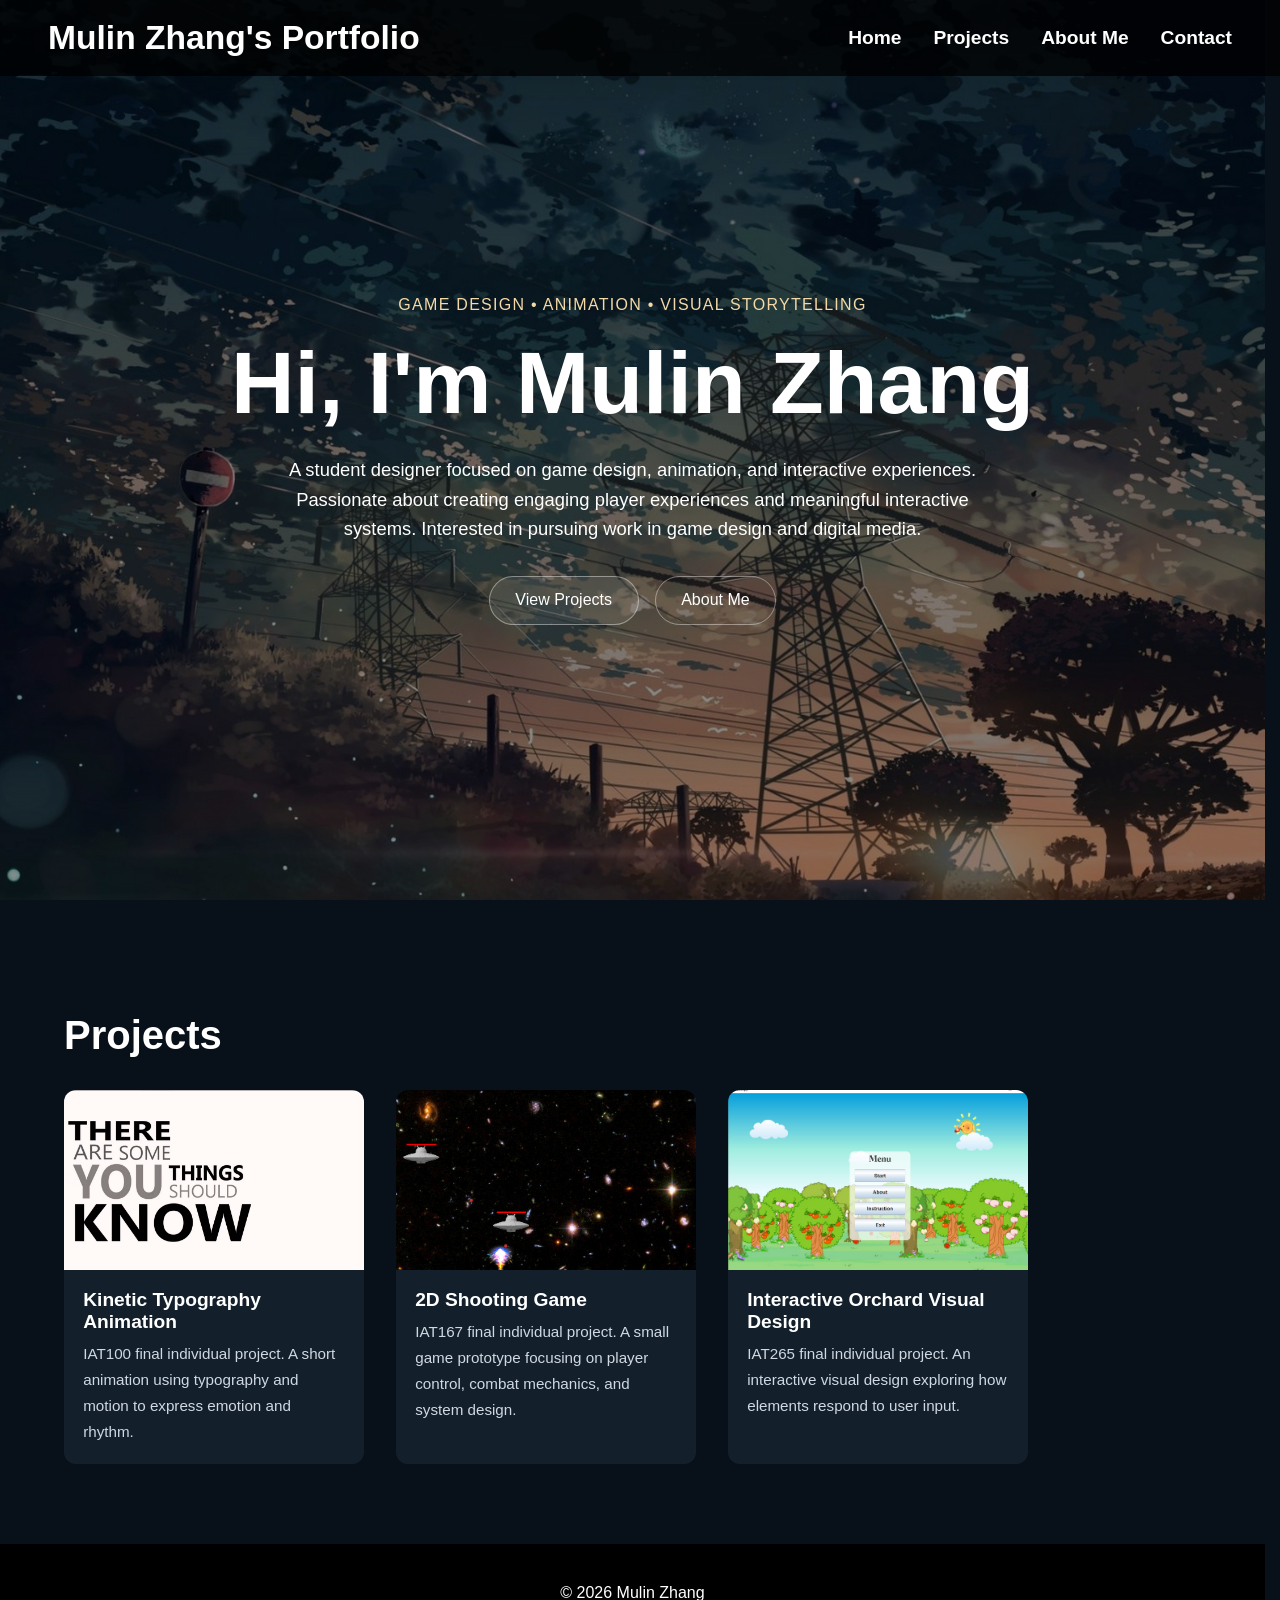
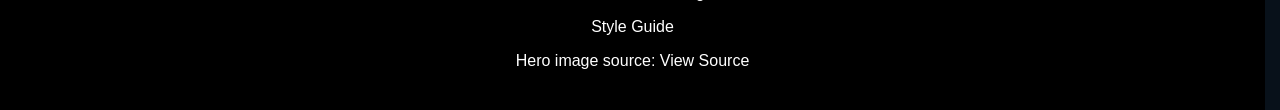
<file: index.html>
<!DOCTYPE html>
<html lang="en">
<head>
    <meta charset="UTF-8">
    <meta name="viewport" content="width=device-width, initial-scale=1.0">
    <title>Mulin Zhang's Website</title>
    <link rel="stylesheet" href="css/style.css">
</head>

<body class="home-page">
    <header>
        <div class="header-container">
            <h1>Mulin Zhang's Portfolio</h1>
            <nav>
                <ul>
                    <li><a href="index.html">Home</a></li>
                    <li><a href="templates/projects.html">Projects</a></li>
                    <li><a href="templates/about.html">About Me</a></li>
                    <li><a href="templates/contact.html">Contact</a></li>
                </ul>
            </nav>
        </div>
    </header>

    <main>
        <section class="first" id="top">
            <div class="hero-text">
                <p class="intro-line">Game Design • Animation • Visual Storytelling</p>
                <h2>Hi, I'm Mulin Zhang</h2>
                <p class="hero-description">
                    A student designer focused on game design, animation, and interactive experiences.
                    Passionate about creating engaging player experiences and meaningful interactive systems.
                    Interested in pursuing work in game design and digital media.
                </p>
                <div class="hero-buttons">
                    <a href="templates/projects.html" class="hero-btn">View Projects</a>
                    <a href="templates/about.html" class="hero-btn secondary-btn">About Me</a>
                </div>
            </div>
        </section>

        <section id="projects">
            <h2>Projects</h2>

            <div class="projects-grid">
                <a href="templates/project-kinetic.html" class="project-card">
                    <div class="project-image">
                        <img src="images/project1-thumbnail.png" alt="Kinetic Typography Animation">
                    </div>
                    <div class="project-content">
                        <h3>Kinetic Typography Animation</h3>
                        <p>
                            IAT100 final individual project. A short animation using typography
                            and motion to express emotion and rhythm.
                        </p>
                    </div>
                </a>

                <a href="templates/project-game.html" class="project-card">
                    <div class="project-image">
                        <img src="images/game_screenshot.png" alt="2D Shooting Game">
                    </div>
                    <div class="project-content">
                        <h3>2D Shooting Game</h3>
                        <p>
                            IAT167 final individual project. A small game prototype focusing on
                            player control, combat mechanics, and system design.
                        </p>
                    </div>
                </a>

                <a href="templates/project-orchard.html" class="project-card">
                    <div class="project-image">
                        <img src="images/project3_home.png" alt="Interactive Orchard Visual Design">
                    </div>
                    <div class="project-content">
                        <h3>Interactive Orchard Visual Design</h3>
                        <p>
                            IAT265 final individual project. An interactive visual design exploring
                            how elements respond to user input.
                        </p>
                    </div>
                </a>
            </div>
        </section>

    </main>

    <footer>
        <p>© 2026 Mulin Zhang</p>
        <p>
            <a href="templates/style-guide.html">Style Guide</a>
        </p>
        <p>
            Hero image source:
            <a href="https://www.reddit.com/r/wallpaper/comments/ircs26/5_centimeters_per_second_2560x1440/?tl=zh-hans" target="_blank">
                View Source
            </a>
        </p>
    </footer>
</body>
</html>
</file>
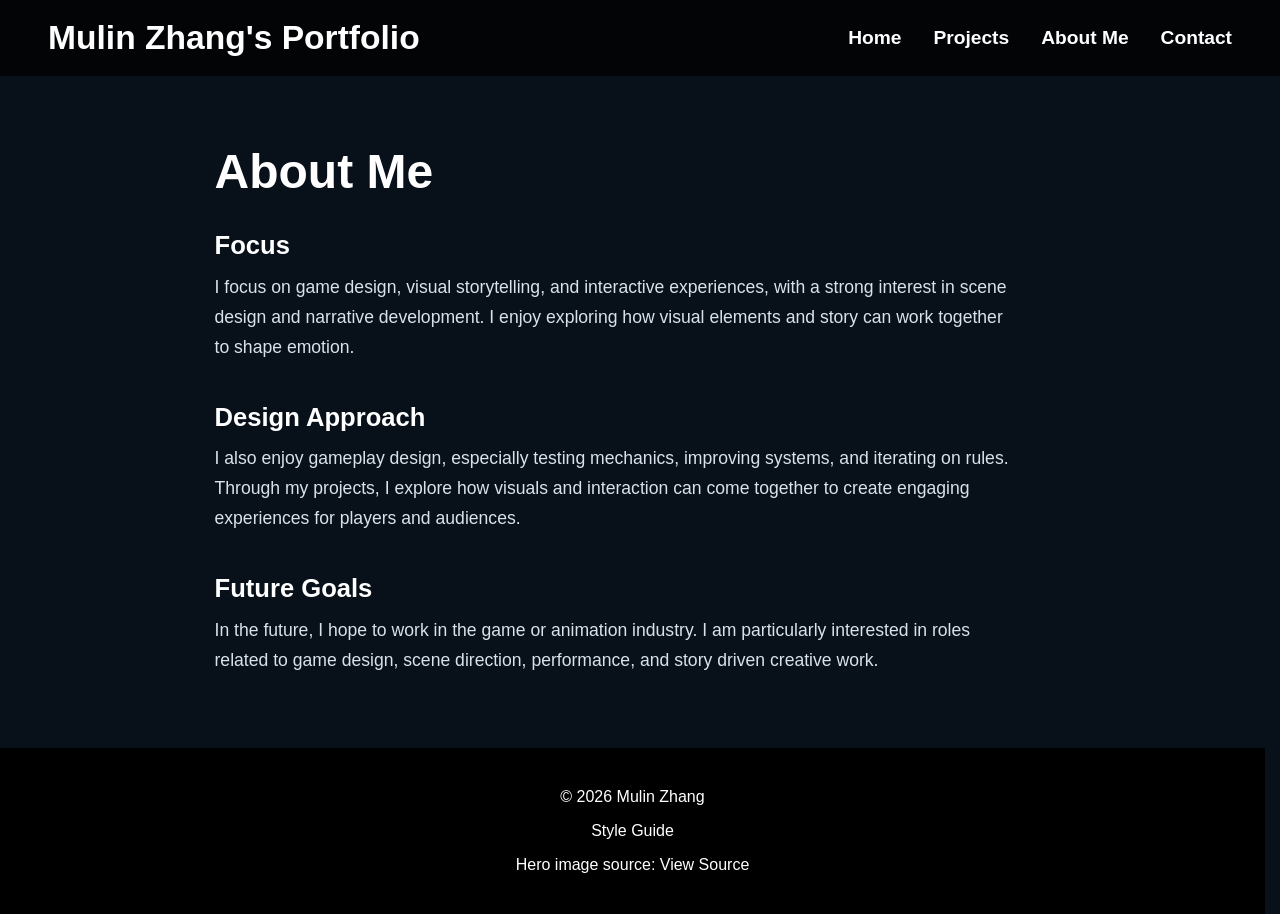
<file: templates/about.html>
<!DOCTYPE html>
<html lang="en">
<head>
    <meta charset="UTF-8">
    <meta name="viewport" content="width=device-width, initial-scale=1.0">
    <title>About Me | Mulin Zhang</title>
    <link rel="stylesheet" href="../css/style.css">
</head>

<body>

<header>
    <div class="header-container">
        <h1>Mulin Zhang's Portfolio</h1>
        <nav>
            <ul>
                <li><a href="../index.html">Home</a></li>
                <li><a href="projects.html">Projects</a></li>
                <li><a href="about.html">About Me</a></li>
                <li><a href="contact.html">Contact</a></li>
            </ul>
        </nav>
    </div>
</header>

<main>
    <div class="container">

        <section class="project-header">
            <h2>About Me</h2>
        </section>

        <section class="project-section">

            <h3>Focus</h3>
            <p>
                I focus on game design, visual storytelling, and interactive experiences, with a strong interest in scene design and narrative development. 
                I enjoy exploring how visual elements and story can work together to shape emotion.
            </p>

            <h3>Design Approach</h3>
            <p>
                I also enjoy gameplay design, especially testing mechanics, improving systems, and iterating on rules. 
                Through my projects, I explore how visuals and interaction can come together to create engaging experiences for players and audiences.
            </p>

            <h3>Future Goals</h3>
            <p>
                In the future, I hope to work in the game or animation industry. 
                I am particularly interested in roles related to game design, scene direction, performance, and story driven creative work.
            </p>

        </section>

    </div>
</main>

<footer>
    <p>© 2026 Mulin Zhang</p>
    <p>
        <a href="style-guide.html">Style Guide</a>
    </p>
    <p>
        Hero image source:
        <a href="https://www.reddit.com/r/wallpaper/comments/ircs26/5_centimeters_per_second_2560x1440/?tl=zh-hans" target="_blank">
            View Source
        </a>
    </p>
</footer>

</body>
</html>
</file>
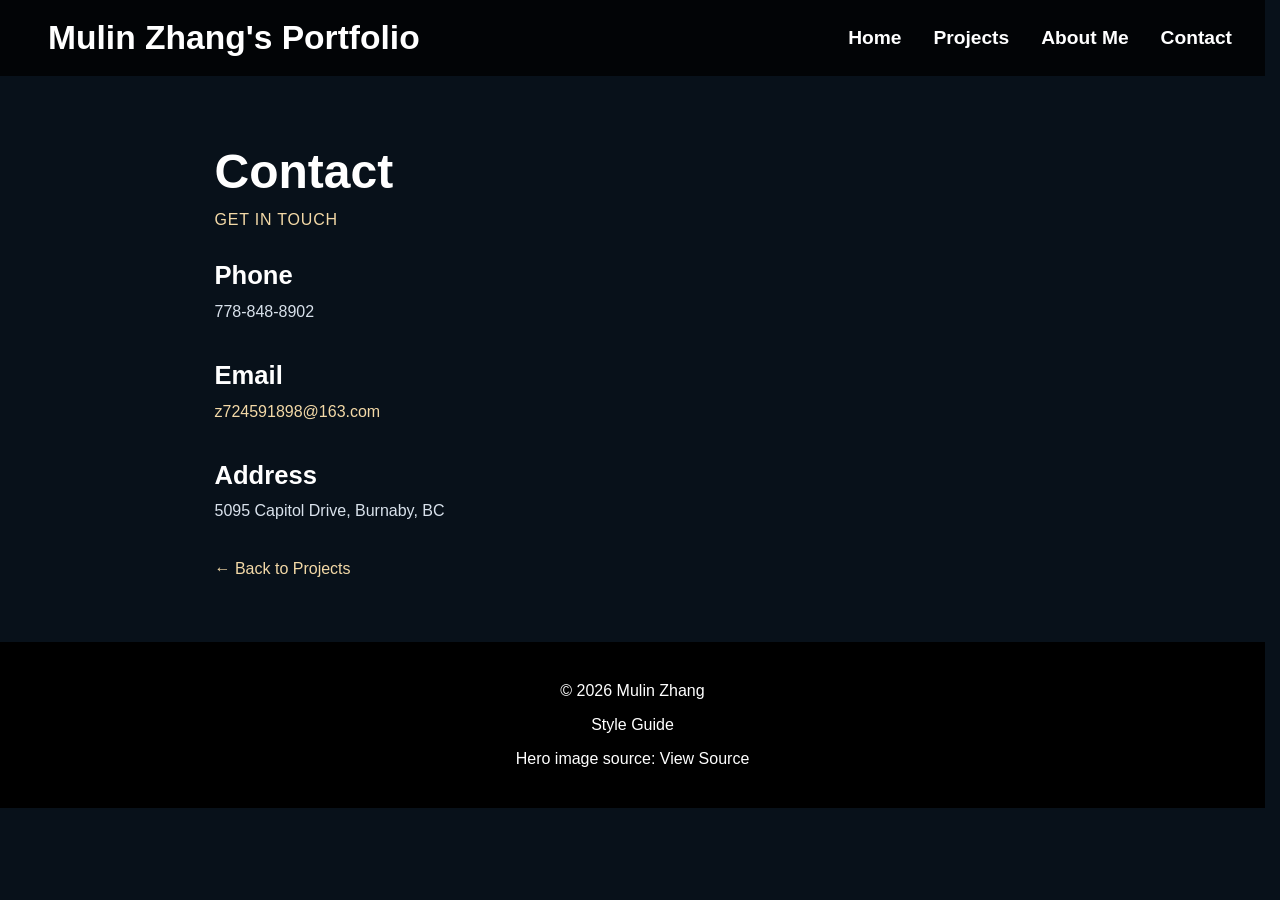
<file: templates/contact.html>
<!DOCTYPE html>
<html lang="en">
<head>
    <meta charset="UTF-8">
    <meta name="viewport" content="width=device-width, initial-scale=1.0">
    <title>Contact | Mulin Zhang</title>
    <link rel="stylesheet" href="../css/style.css">
</head>
<body>

<header>
    <div class="header-container">
        <h1>Mulin Zhang's Portfolio</h1>
        <nav>
            <ul>
                <li><a href="../index.html">Home</a></li>
                <li><a href="projects.html">Projects</a></li>
                <li><a href="about.html">About Me</a></li>
                <li><a href="contact.html">Contact</a></li>
            </ul>
        </nav>
    </div>
</header>

<main>
    <div class="container">

        <div class="project-header">
            <h2>Contact</h2>
            <p class="project-subtitle">Get in touch</p>
        </div>

        <div class="project-section">
            <h3>Phone</h3>
            <p>778-848-8902</p>
        </div>

        <div class="project-section">
            <h3>Email</h3>
            <p><a href="mailto:z724591898@163.com">z724591898@163.com</a></p>
        </div>

        <div class="project-section">
            <h3>Address</h3>
            <p>5095 Capitol Drive, Burnaby, BC</p>
        </div>

        <a href="projects.html" class="back-link">← Back to Projects</a>

    </div>
</main>

<footer>
    <p>© 2026 Mulin Zhang</p>
    <p>
        <a href="style-guide.html">Style Guide</a>
    </p>
    <p>
        Hero image source:
        <a href="https://www.reddit.com/r/wallpaper/comments/ircs26/5_centimeters_per_second_2560x1440/?tl=zh-hans" target="_blank">
            View Source
        </a>
    </p>
</footer>

</body>
</html>
</file>
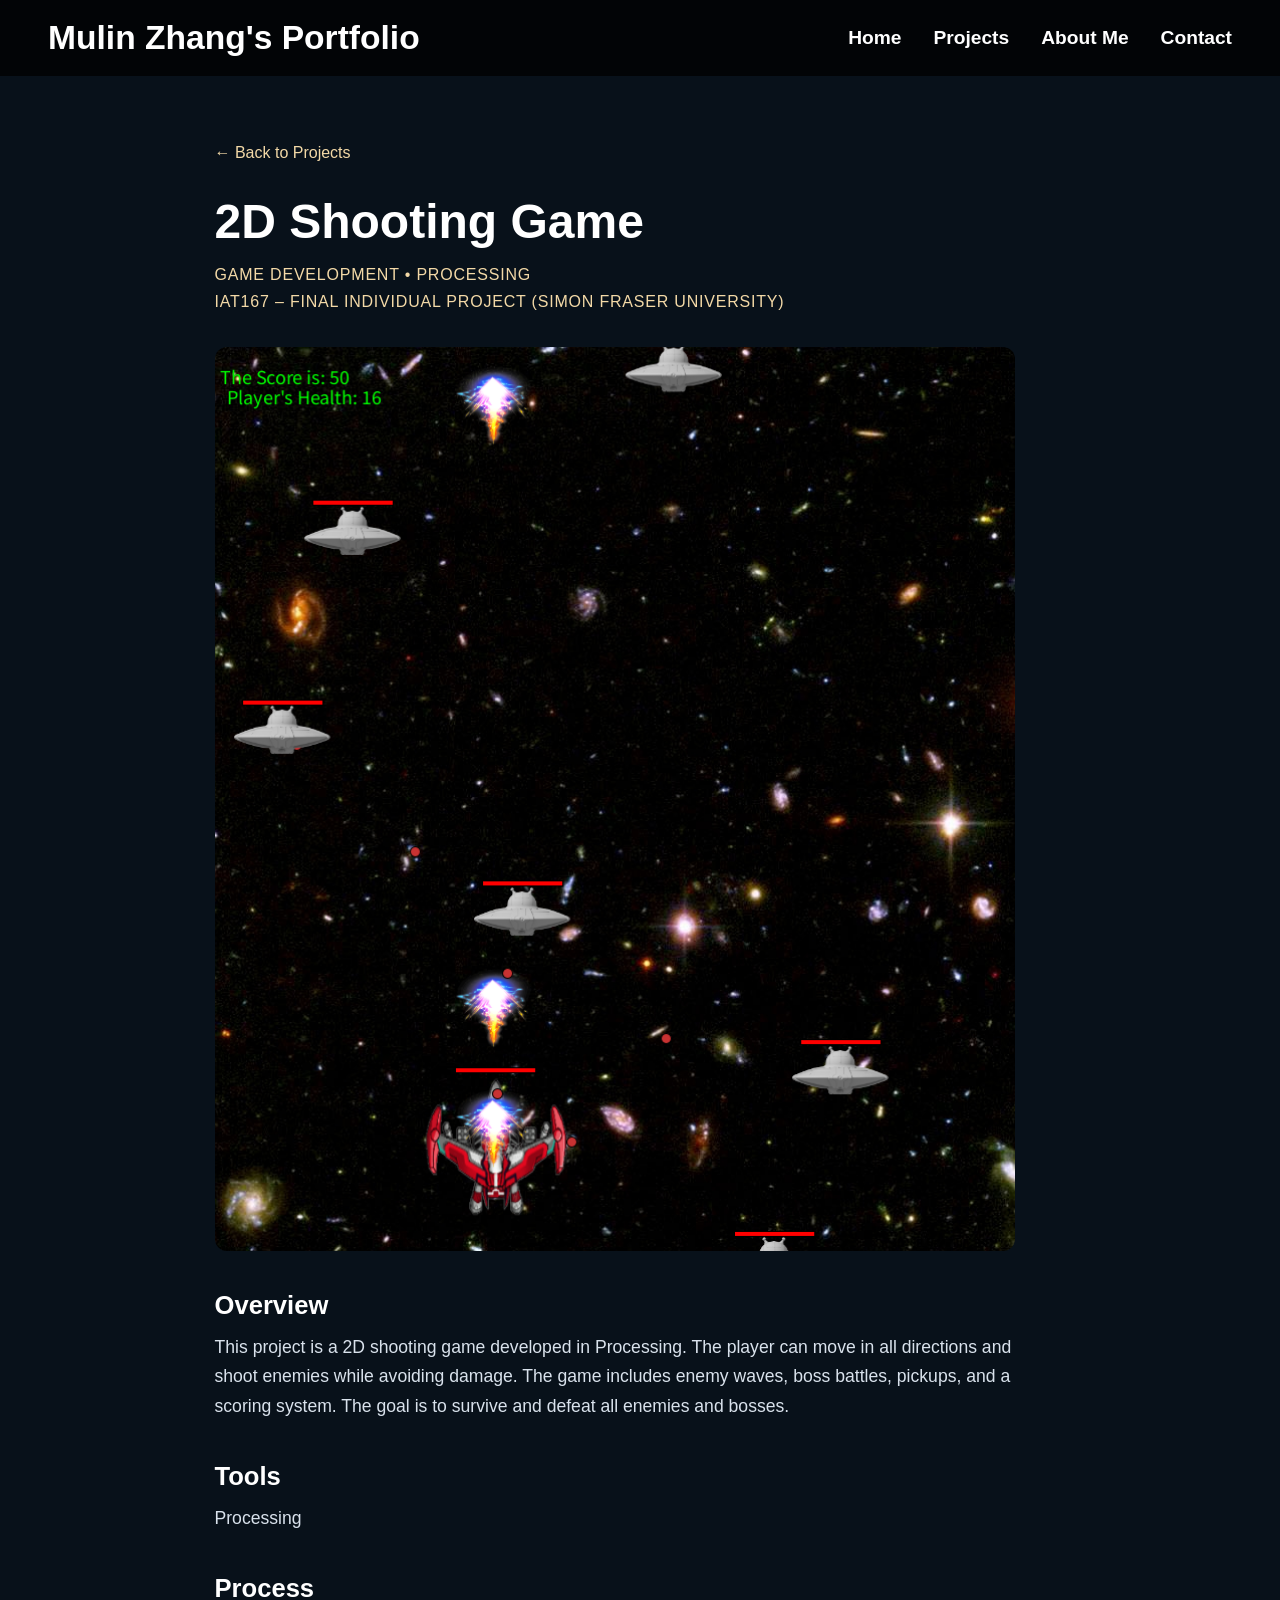
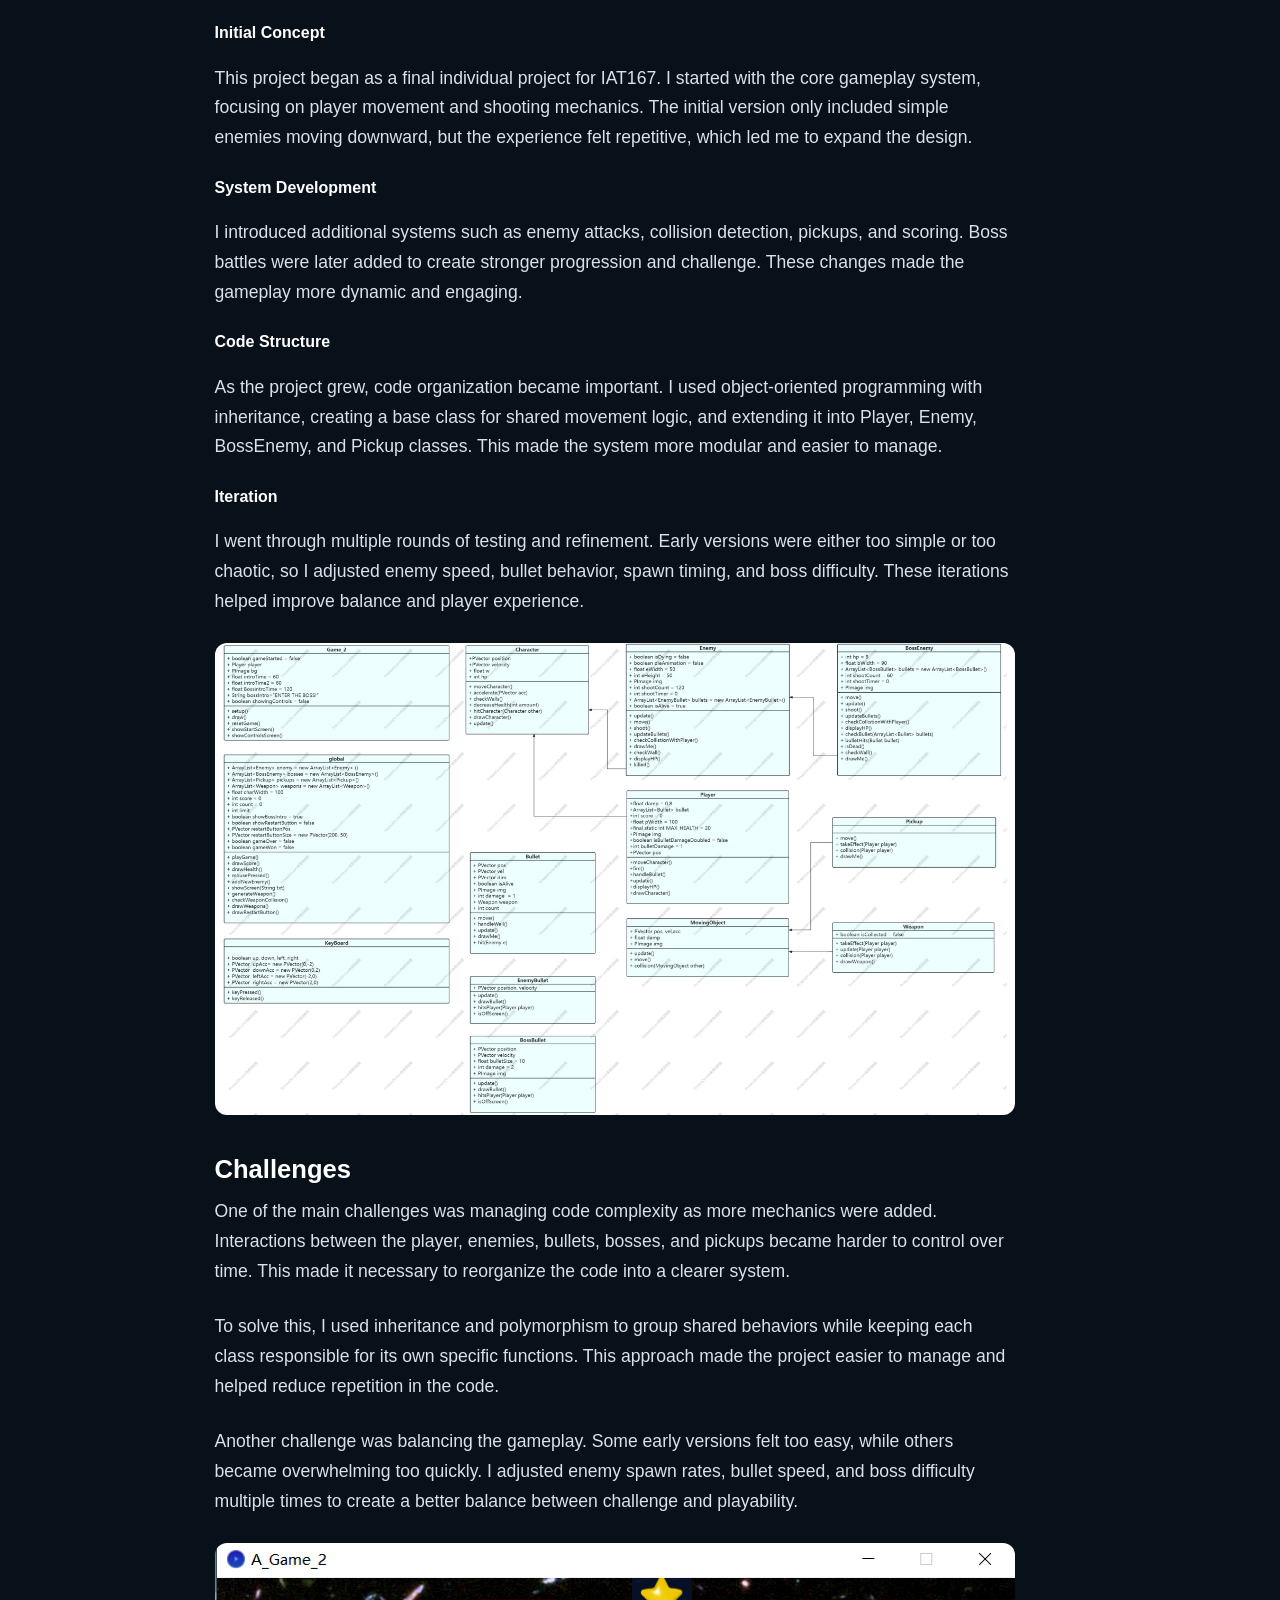
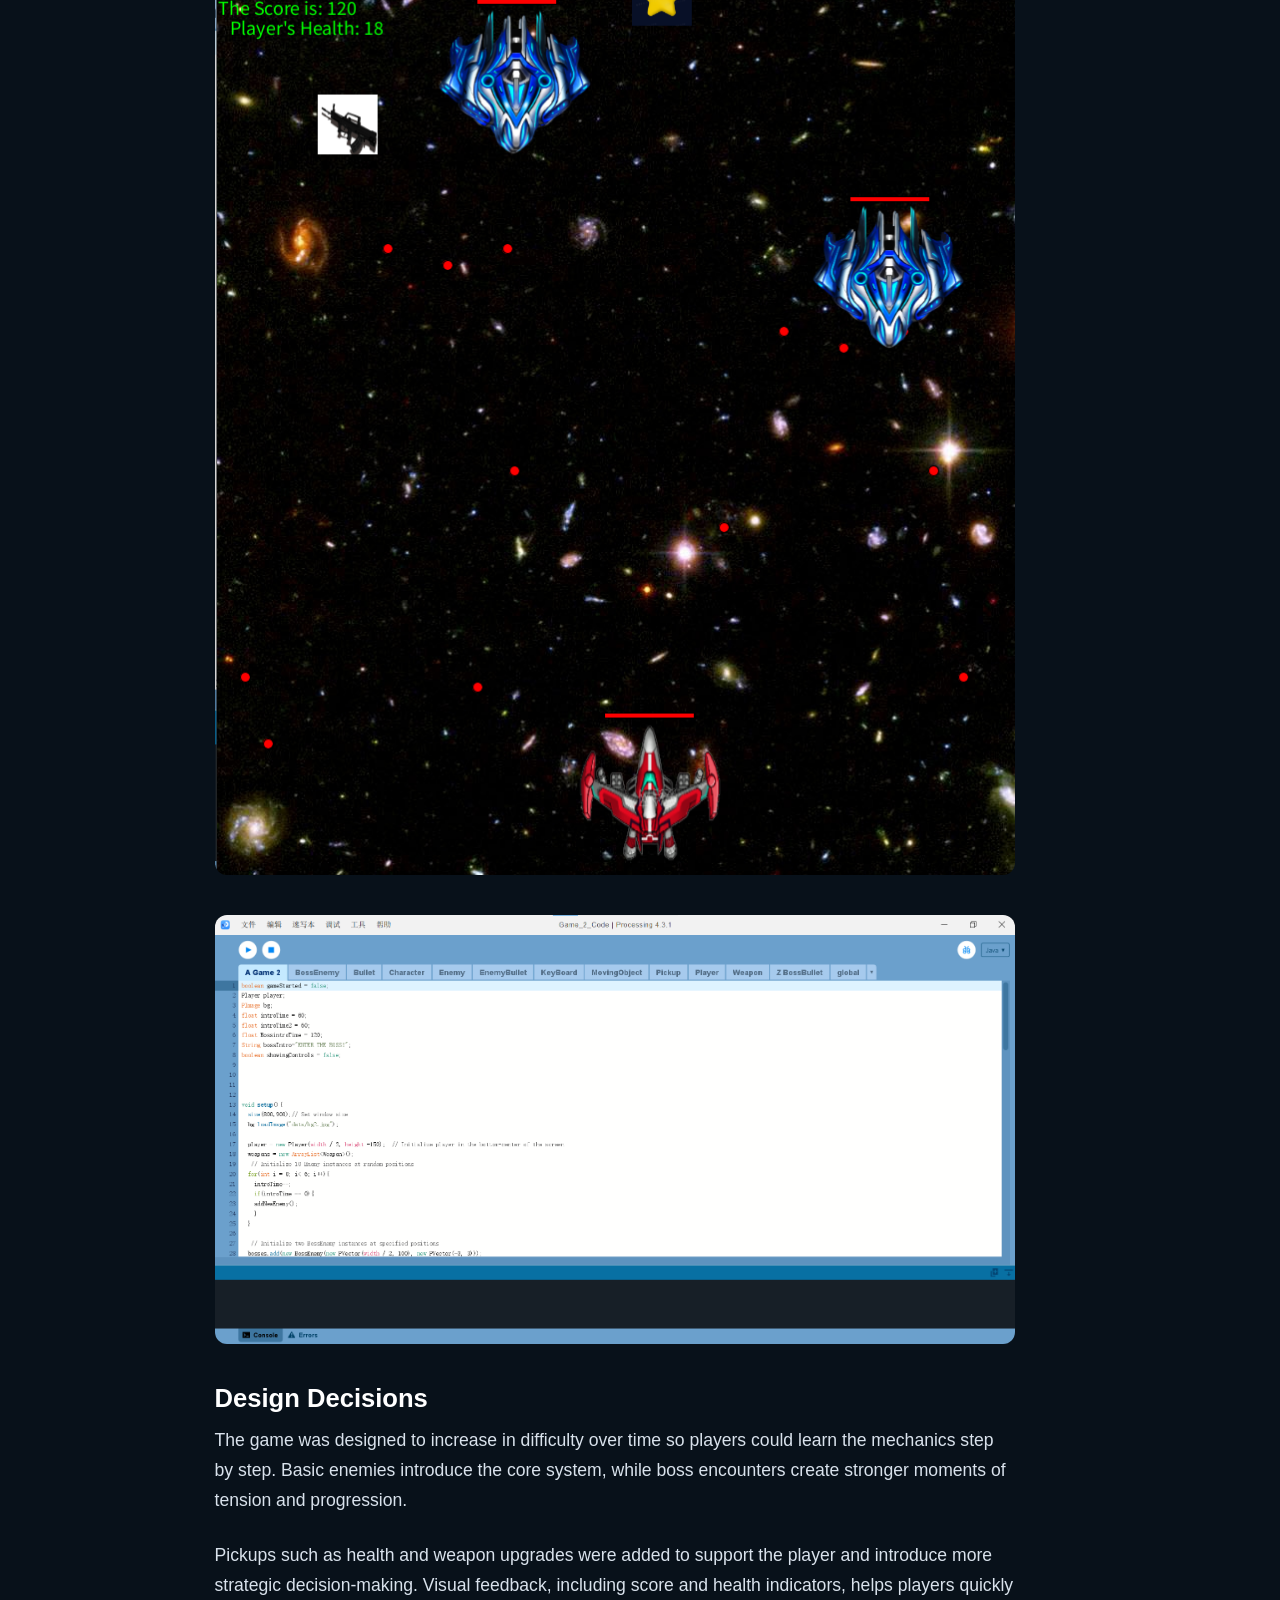
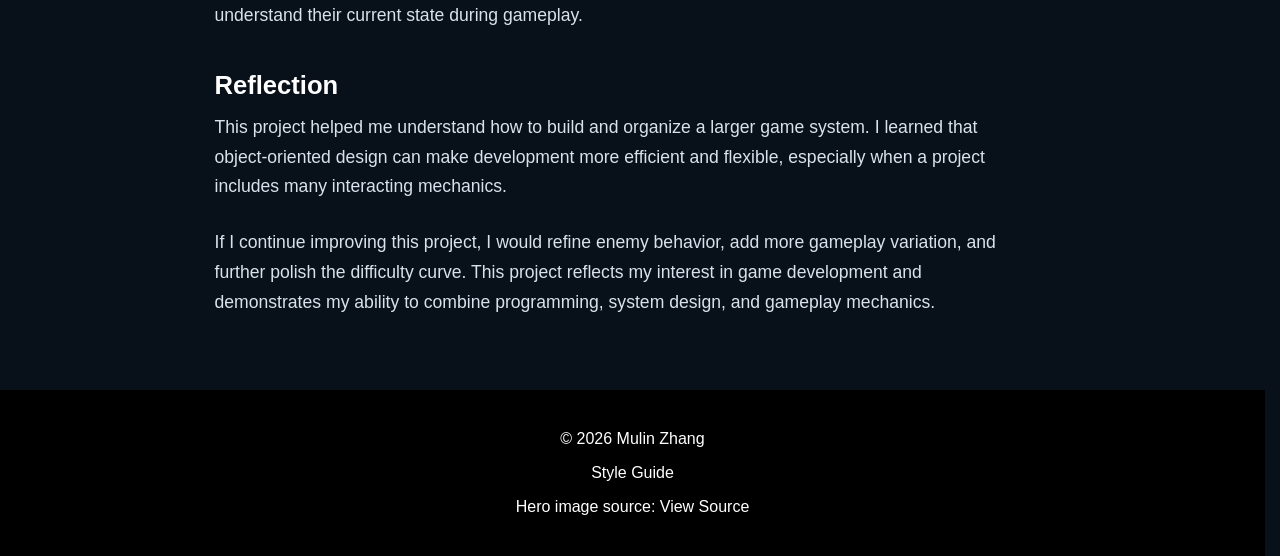
<file: templates/project-game.html>
<!DOCTYPE html>
<html lang="en">
<head>
    <meta charset="UTF-8">
    <meta name="viewport" content="width=device-width, initial-scale=1.0">
    <title>2D Shooting Game | Mulin Zhang</title>
    <link rel="stylesheet" href="../css/style.css">
</head>

<body>

<header>
    <div class="header-container">
        <h1>Mulin Zhang's Portfolio</h1>
        <nav>
            <ul>
                <li><a href="../index.html">Home</a></li>
                <li><a href="projects.html">Projects</a></li>
                <li><a href="about.html">About Me</a></li>
                <li><a href="contact.html">Contact</a></li>
            </ul>
        </nav>
    </div>
</header>

<main>

    <div class="container">

        <a href="projects.html" class="back-link">← Back to Projects</a>

        <section class="project-header">
            <h2>2D Shooting Game</h2>
            <p class="project-subtitle">
                Game Development • Processing<br>
                IAT167 – Final Individual Project (Simon Fraser University)
            </p>
        </section>

        <section class="project-image-section">
            <img src="../images/game_screenshot.png" alt="Game Screenshot">
        </section>

        <section class="project-section">
            <h3>Overview</h3>
            <p>
                This project is a 2D shooting game developed in Processing.
                The player can move in all directions and shoot enemies while avoiding damage.
                The game includes enemy waves, boss battles, pickups, and a scoring system.
                The goal is to survive and defeat all enemies and bosses.
            </p>
        </section>

        <section class="project-section">
            <h3>Tools</h3>
            <p>
                Processing
            </p>
        </section>

        <section class="project-section">
            <h3>Process</h3>

            <h4>Initial Concept</h4>
            <p>
                This project began as a final individual project for IAT167.
                I started with the core gameplay system, focusing on player movement and shooting mechanics.
                The initial version only included simple enemies moving downward, but the experience felt repetitive,
                which led me to expand the design.
            </p>

            <h4>System Development</h4>
            <p>
                I introduced additional systems such as enemy attacks, collision detection, pickups, and scoring.
                Boss battles were later added to create stronger progression and challenge.
                These changes made the gameplay more dynamic and engaging.
            </p>

            <h4>Code Structure</h4>
            <p>
                As the project grew, code organization became important.
                I used object-oriented programming with inheritance, creating a base class for shared movement logic,
                and extending it into Player, Enemy, BossEnemy, and Pickup classes.
                This made the system more modular and easier to manage.
            </p>

            <h4>Iteration</h4>
            <p>
                I went through multiple rounds of testing and refinement.
                Early versions were either too simple or too chaotic,
                so I adjusted enemy speed, bullet behavior, spawn timing, and boss difficulty.
                These iterations helped improve balance and player experience.
            </p>

            <div class="project-image-section">
                <img src="../images/project2_uml.png" alt="Game UML Diagram">
            </div>
        </section>

        <section class="project-section">
            <h3>Challenges</h3>
            <p>
                One of the main challenges was managing code complexity as more mechanics were added.
                Interactions between the player, enemies, bullets, bosses, and pickups became harder to control over time.
                This made it necessary to reorganize the code into a clearer system.
            </p>

            <p>
                To solve this, I used inheritance and polymorphism to group shared behaviors while keeping each class responsible for its own specific functions.
                This approach made the project easier to manage and helped reduce repetition in the code.
            </p>

            <p>
                Another challenge was balancing the gameplay.
                Some early versions felt too easy, while others became overwhelming too quickly.
                I adjusted enemy spawn rates, bullet speed, and boss difficulty multiple times
                to create a better balance between challenge and playability.
            </p>

            <div class="project-image-section">
                <img src="../images/project2_boss.png" alt="Boss gameplay">
            </div>

            <div class="project-image-section">
                <img src="../images/Game_screenshot2.png" alt="Gameplay screenshot">
            </div>
        </section>

        <section class="project-section">
            <h3>Design Decisions</h3>
            <p>
                The game was designed to increase in difficulty over time so players could learn the mechanics step by step.
                Basic enemies introduce the core system, while boss encounters create stronger moments of tension and progression.
            </p>

            <p>
                Pickups such as health and weapon upgrades were added to support the player and introduce more strategic decision-making.
                Visual feedback, including score and health indicators, helps players quickly understand their current state during gameplay.
            </p>
        </section>

        <section class="project-section">
            <h3>Reflection</h3>
            <p>
                This project helped me understand how to build and organize a larger game system.
                I learned that object-oriented design can make development more efficient and flexible,
                especially when a project includes many interacting mechanics.
            </p>

            <p>
                If I continue improving this project, I would refine enemy behavior,
                add more gameplay variation, and further polish the difficulty curve.
                This project reflects my interest in game development
                and demonstrates my ability to combine programming, system design, and gameplay mechanics.
            </p>
        </section>

    </div>

</main>

<footer>
    <p>© 2026 Mulin Zhang</p>
    <p>
        <a href="style-guide.html">Style Guide</a>
    </p>
    <p>
        Hero image source:
        <a href="https://www.reddit.com/r/wallpaper/comments/ircs26/5_centimeters_per_second_2560x1440/?tl=zh-hans" target="_blank">
            View Source
        </a>
    </p>
</footer>

</body>
</html>
</file>
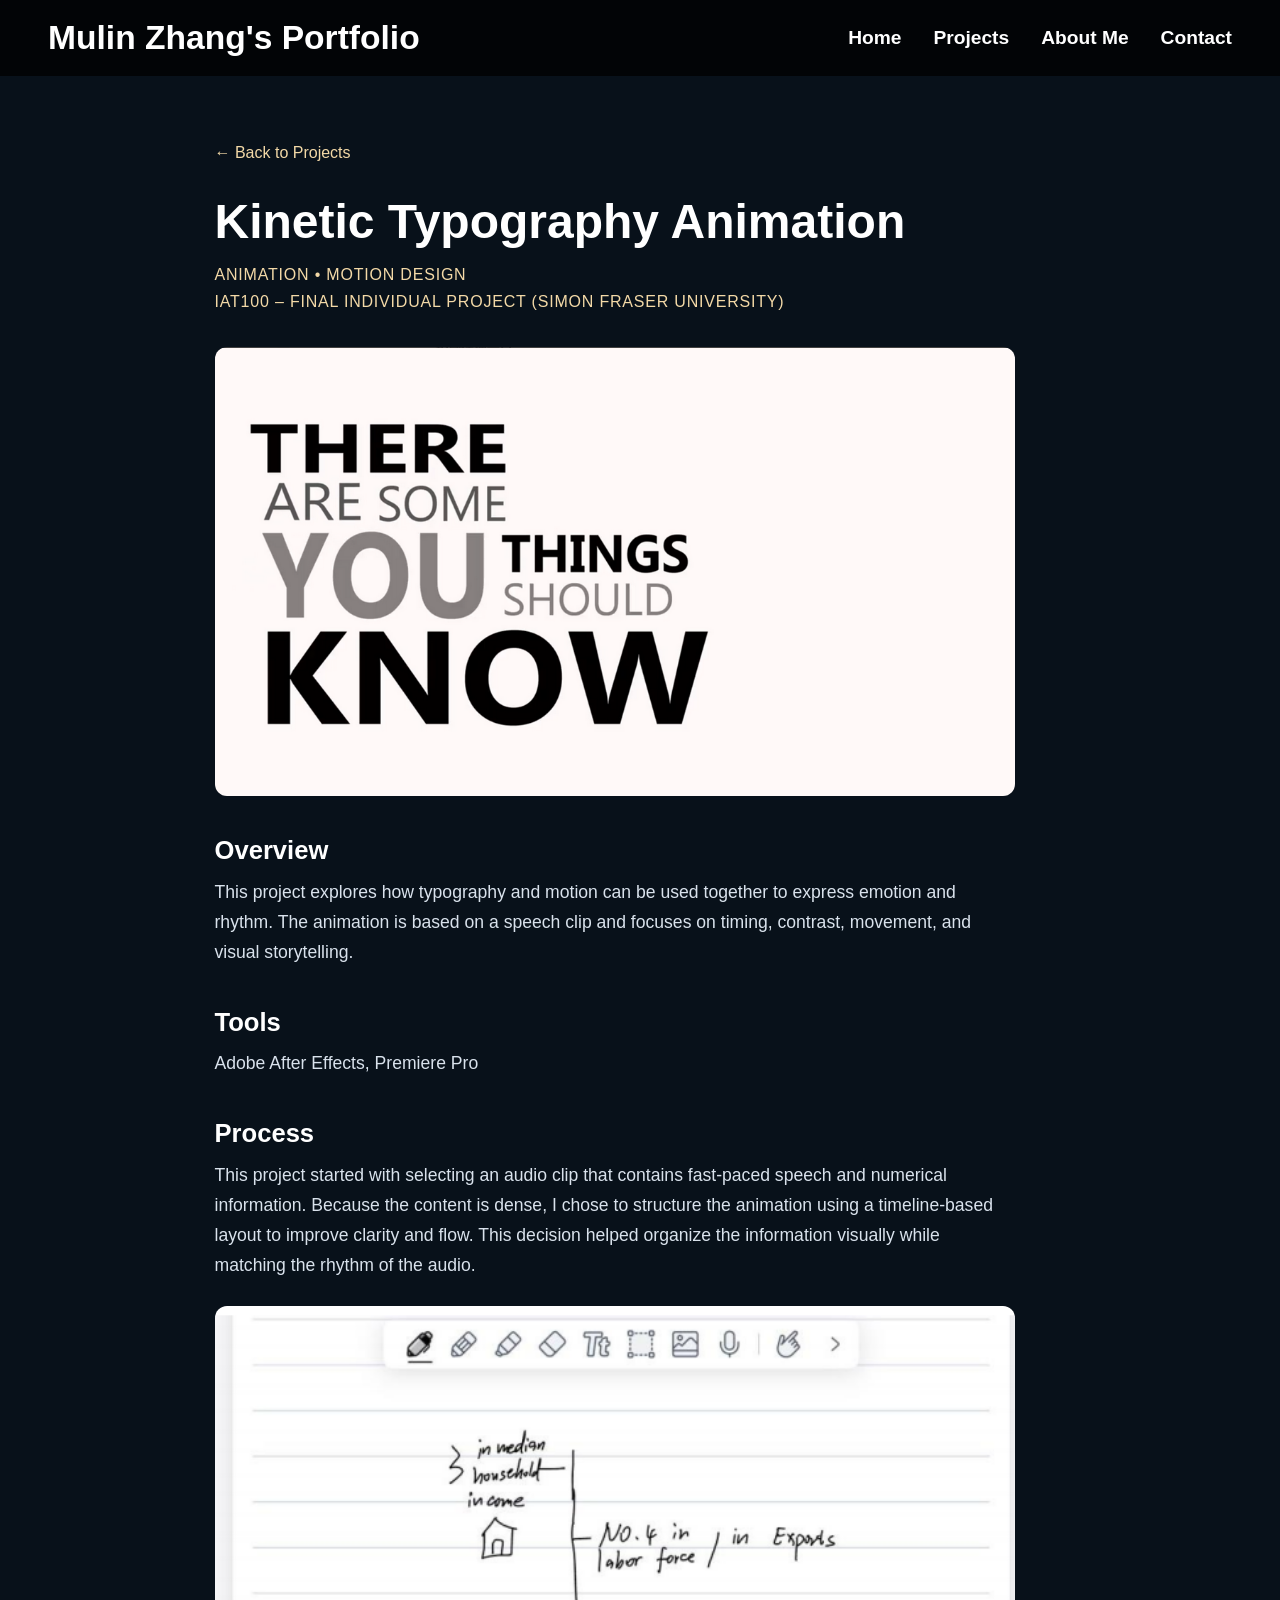
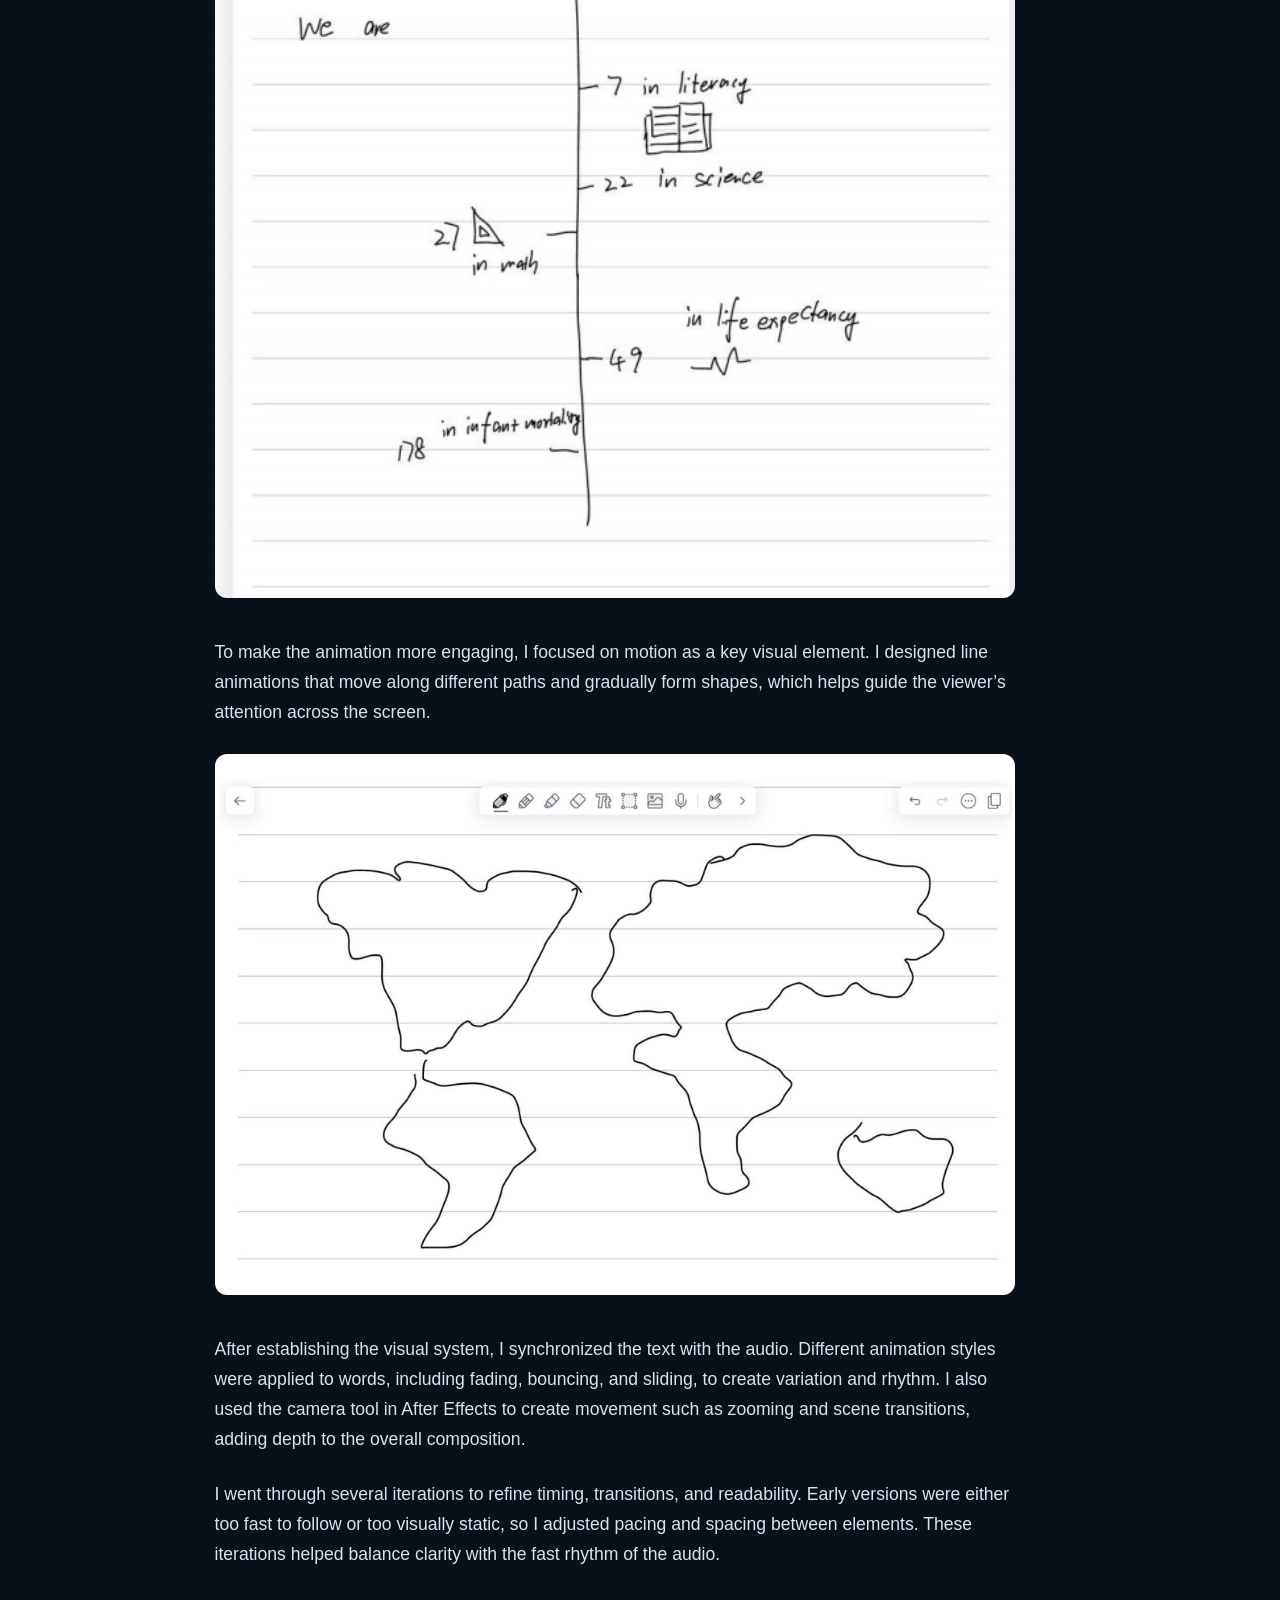
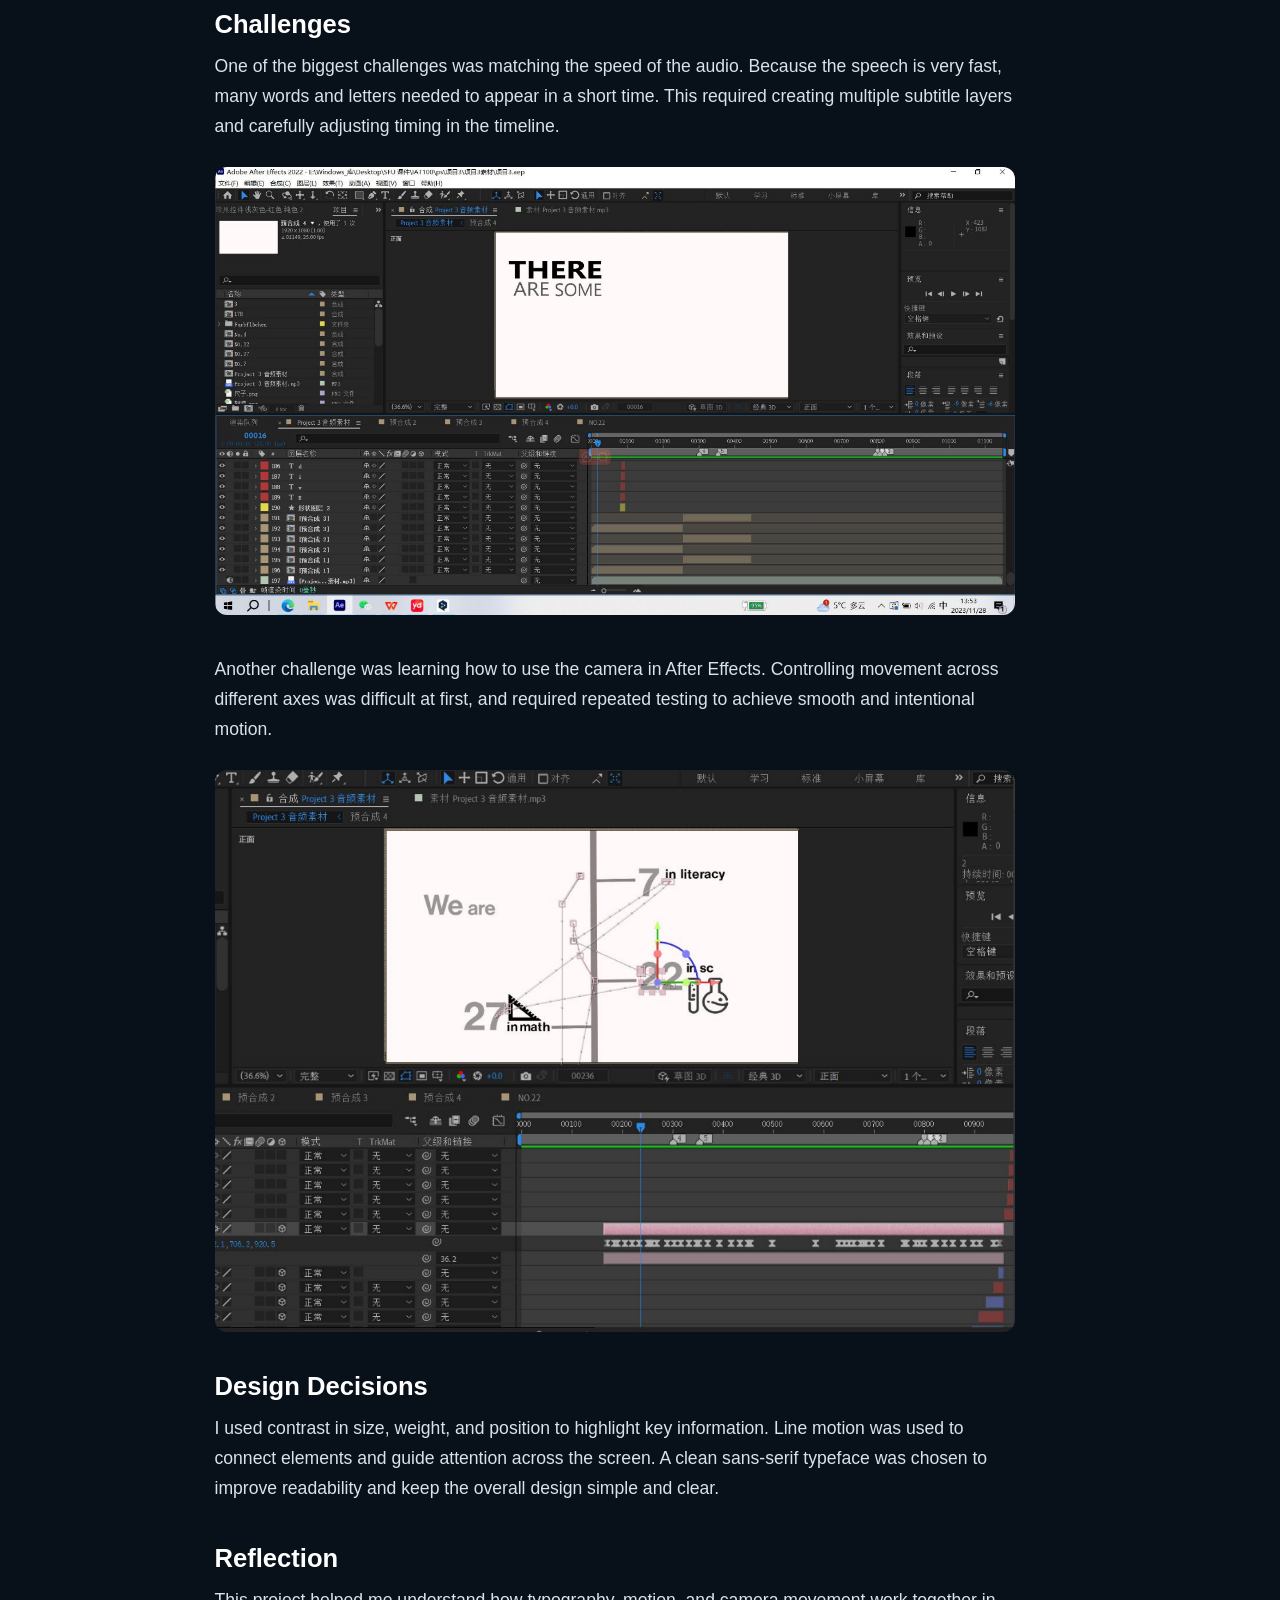
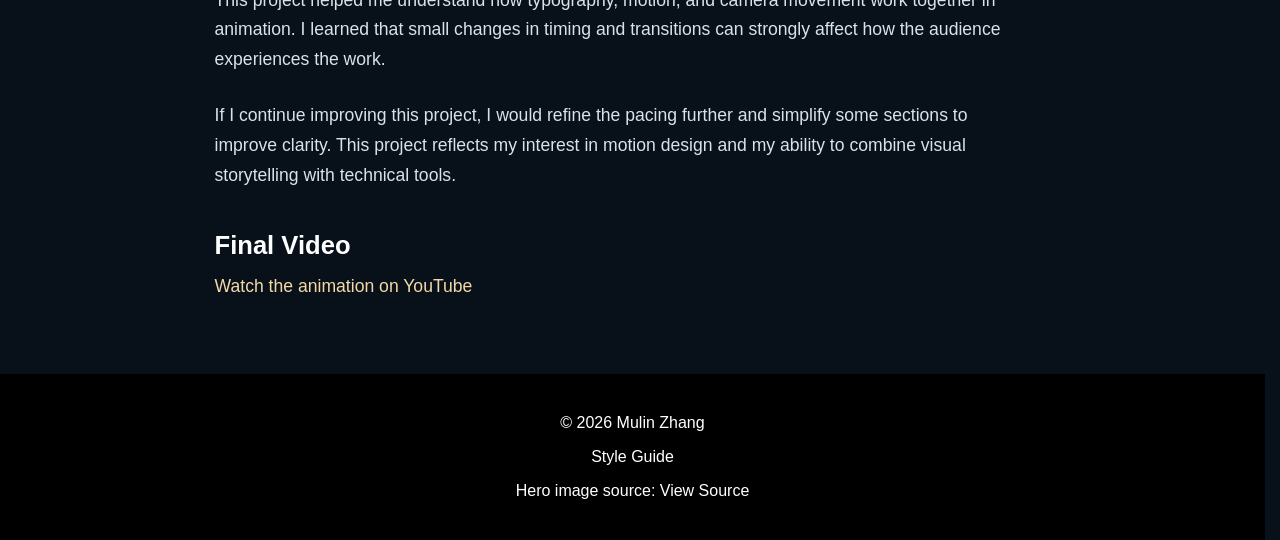
<file: templates/project-kinetic.html>
<!DOCTYPE html>
<html lang="en">
<head>
    <meta charset="UTF-8">
    <meta name="viewport" content="width=device-width, initial-scale=1.0">
    <title>Kinetic Typography Animation | Mulin Zhang</title>
    <link rel="stylesheet" href="../css/style.css">
</head>

<body>

<header>
    <div class="header-container">
        <h1>Mulin Zhang's Portfolio</h1>
        <nav>
            <ul>
                <li><a href="../index.html">Home</a></li>
                <li><a href="projects.html">Projects</a></li>
                <li><a href="about.html">About Me</a></li>
                <li><a href="contact.html">Contact</a></li>
            </ul>
        </nav>
    </div>
</header>

<main>
    <div class="container">

        <a href="projects.html" class="back-link">← Back to Projects</a>

        <section class="project-header">
            <h2>Kinetic Typography Animation</h2>
            <p class="project-subtitle">
                Animation • Motion Design<br>
                IAT100 – Final Individual Project (Simon Fraser University)
            </p>
        </section>

        <section class="project-image-section">
            <img src="../images/project1-thumbnail.png" alt="Kinetic Typography Animation">
        </section>

        <section class="project-section">
            <h3>Overview</h3>
            <p>
                This project explores how typography and motion can be used together to express emotion and rhythm.
                The animation is based on a speech clip and focuses on timing, contrast, movement, and visual storytelling.
            </p>
        </section>

        <section class="project-section">
            <h3>Tools</h3>
            <p>
                Adobe After Effects, Premiere Pro
            </p>
        </section>

        <section class="project-section">
            <h3>Process</h3>

            <p>
                This project started with selecting an audio clip that contains fast-paced speech and numerical information.
                Because the content is dense, I chose to structure the animation using a timeline-based layout to improve clarity and flow.
                This decision helped organize the information visually while matching the rhythm of the audio.
            </p>

            <div class="project-image-section">
                <img src="../images/project1_brainstorm1.png" alt="Brainstorm timeline idea">
            </div>

            <p>
                To make the animation more engaging, I focused on motion as a key visual element.
                I designed line animations that move along different paths and gradually form shapes,
                which helps guide the viewer’s attention across the screen.
            </p>

            <div class="project-image-section">
                <img src="../images/project1_brainstorm2.png" alt="Line motion design sketch">
            </div>

            <p>
                After establishing the visual system, I synchronized the text with the audio.
                Different animation styles were applied to words, including fading, bouncing, and sliding,
                to create variation and rhythm.
                I also used the camera tool in After Effects to create movement such as zooming and scene transitions,
                adding depth to the overall composition.
            </p>

            <p>
                I went through several iterations to refine timing, transitions, and readability.
                Early versions were either too fast to follow or too visually static,
                so I adjusted pacing and spacing between elements.
                These iterations helped balance clarity with the fast rhythm of the audio.
            </p>

        </section>

        <section class="project-section">
            <h3>Challenges</h3>
            <p>
                One of the biggest challenges was matching the speed of the audio.
                Because the speech is very fast, many words and letters needed to appear in a short time.
                This required creating multiple subtitle layers and carefully adjusting timing in the timeline.
            </p>

            <div class="project-image-section">
                <img src="../images/project1_challenge1.png" alt="Timeline layers in After Effects">
            </div>

            <p>
                Another challenge was learning how to use the camera in After Effects.
                Controlling movement across different axes was difficult at first,
                and required repeated testing to achieve smooth and intentional motion.
            </p>

            <div class="project-image-section">
                <img src="../images/project1_challenge2.png" alt="Camera setup in After Effects">
            </div>
        </section>

        <section class="project-section">
            <h3>Design Decisions</h3>
            <p>
                I used contrast in size, weight, and position to highlight key information.
                Line motion was used to connect elements and guide attention across the screen.
                A clean sans-serif typeface was chosen to improve readability
                and keep the overall design simple and clear.
            </p>
        </section>

        <section class="project-section">
            <h3>Reflection</h3>
            <p>
                This project helped me understand how typography, motion, and camera movement work together in animation.
                I learned that small changes in timing and transitions can strongly affect how the audience experiences the work.
            </p>

            <p>
                If I continue improving this project, I would refine the pacing further
                and simplify some sections to improve clarity.
                This project reflects my interest in motion design
                and my ability to combine visual storytelling with technical tools.
            </p>
        </section>

        <section class="project-section">
            <h3>Final Video</h3>
            <p>
                <a href="https://youtu.be/KBHTuYNMxZc" target="_blank">Watch the animation on YouTube</a>
            </p>
        </section>

    </div>
</main>

<footer>
    <p>© 2026 Mulin Zhang</p>
    <p>
        <a href="style-guide.html">Style Guide</a>
    </p>
    <p>
        Hero image source:
        <a href="https://www.reddit.com/r/wallpaper/comments/ircs26/5_centimeters_per_second_2560x1440/?tl=zh-hans" target="_blank">
            View Source
        </a>
    </p>
</footer>

</body>
</html>
</file>
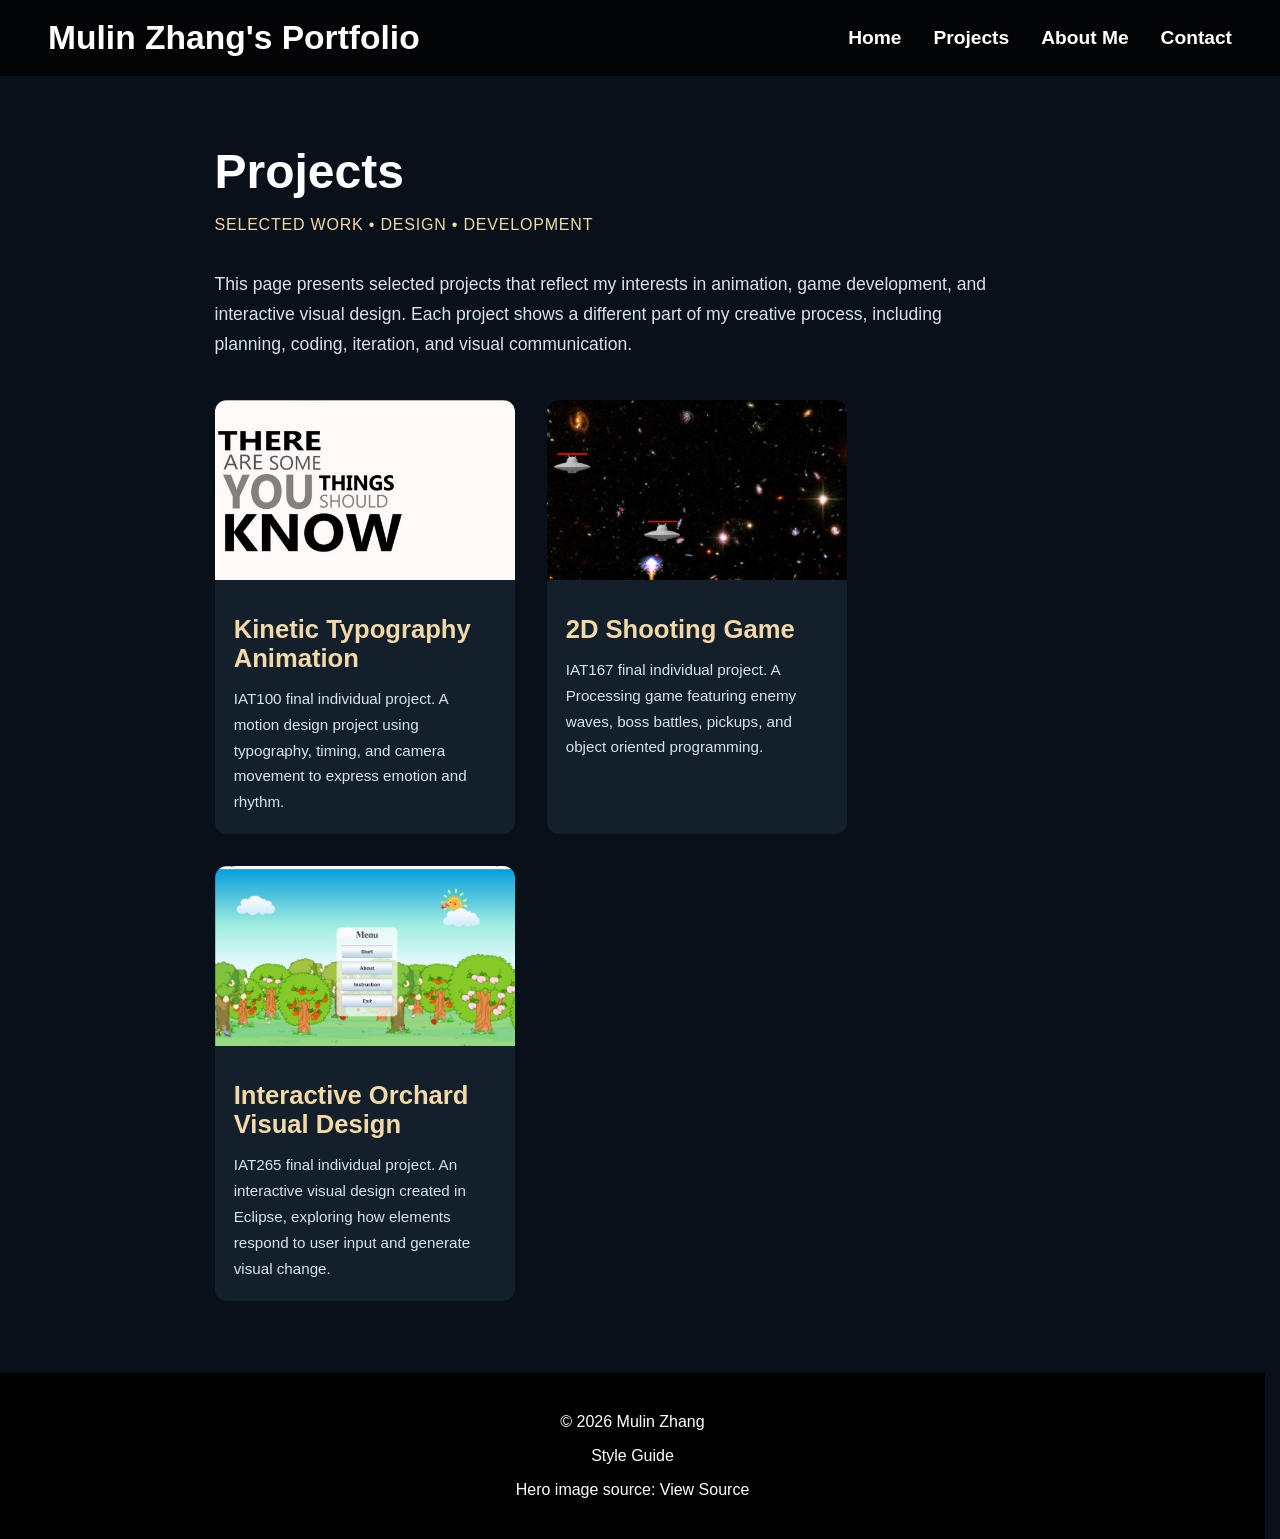
<file: templates/projects.html>
<!DOCTYPE html>
<html lang="en">
<head>
    <meta charset="UTF-8">
    <meta name="viewport" content="width=device-width, initial-scale=1.0">
    <title>Projects | Mulin Zhang</title>
    <link rel="stylesheet" href="../css/style.css">
</head>

<body>

<header>
    <div class="header-container">
        <h1>Mulin Zhang's Portfolio</h1>
        <nav>
            <ul>
                <li><a href="../index.html">Home</a></li>
                <li><a href="projects.html">Projects</a></li>
                <li><a href="about.html">About Me</a></li>
                <li><a href="contact.html">Contact</a></li>
            </ul>
        </nav>
    </div>
</header>

<main>
    <div class="container">

        <section class="project-header">
            <h2>Projects</h2>
            <p class="project-subtitle">Selected Work • Design • Development</p>
        </section>

        <section class="project-section">
            <p>
                This page presents selected projects that reflect my interests in animation,
                game development, and interactive visual design. Each project shows a different
                part of my creative process, including planning, coding, iteration, and visual communication.
            </p>
        </section>

        <section class="project-section">
            <div class="projects-grid">

                <a href="project-kinetic.html" class="project-card">
                    <div class="project-image">
                        <img src="../images/project1-thumbnail.png" alt="Kinetic Typography Animation">
                    </div>
                    <div class="project-content">
                        <h3>Kinetic Typography Animation</h3>
                        <p>
                            IAT100 final individual project. A motion design project using typography,
                            timing, and camera movement to express emotion and rhythm.
                        </p>
                    </div>
                </a>

                <a href="project-game.html" class="project-card">
                    <div class="project-image">
                        <img src="../images/game_screenshot.png" alt="2D Shooting Game">
                    </div>
                    <div class="project-content">
                        <h3>2D Shooting Game</h3>
                        <p>
                            IAT167 final individual project. A Processing game featuring enemy waves,
                            boss battles, pickups, and object oriented programming.
                        </p>
                    </div>
                </a>

                <a href="project-orchard.html" class="project-card">
                    <div class="project-image">
                        <img src="../images/project3_home.png" alt="Interactive Orchard Visual Design">
                    </div>
                    <div class="project-content">
                        <h3>Interactive Orchard Visual Design</h3>
                        <p>
                            IAT265 final individual project. An interactive visual design created in Eclipse,
                            exploring how elements respond to user input and generate visual change.
                        </p>
                    </div>
                </a>

            </div>
        </section>

    </div>
</main>

<footer>
    <p>© 2026 Mulin Zhang</p>
    <p>
        <a href="style-guide.html">Style Guide</a>
    </p>
    <p>
        Hero image source:
        <a href="https://www.reddit.com/r/wallpaper/comments/ircs26/5_centimeters_per_second_2560x1440/?tl=zh-hans" target="_blank">
            View Source
        </a>
    </p>
</footer>

</body>
</html>
</file>
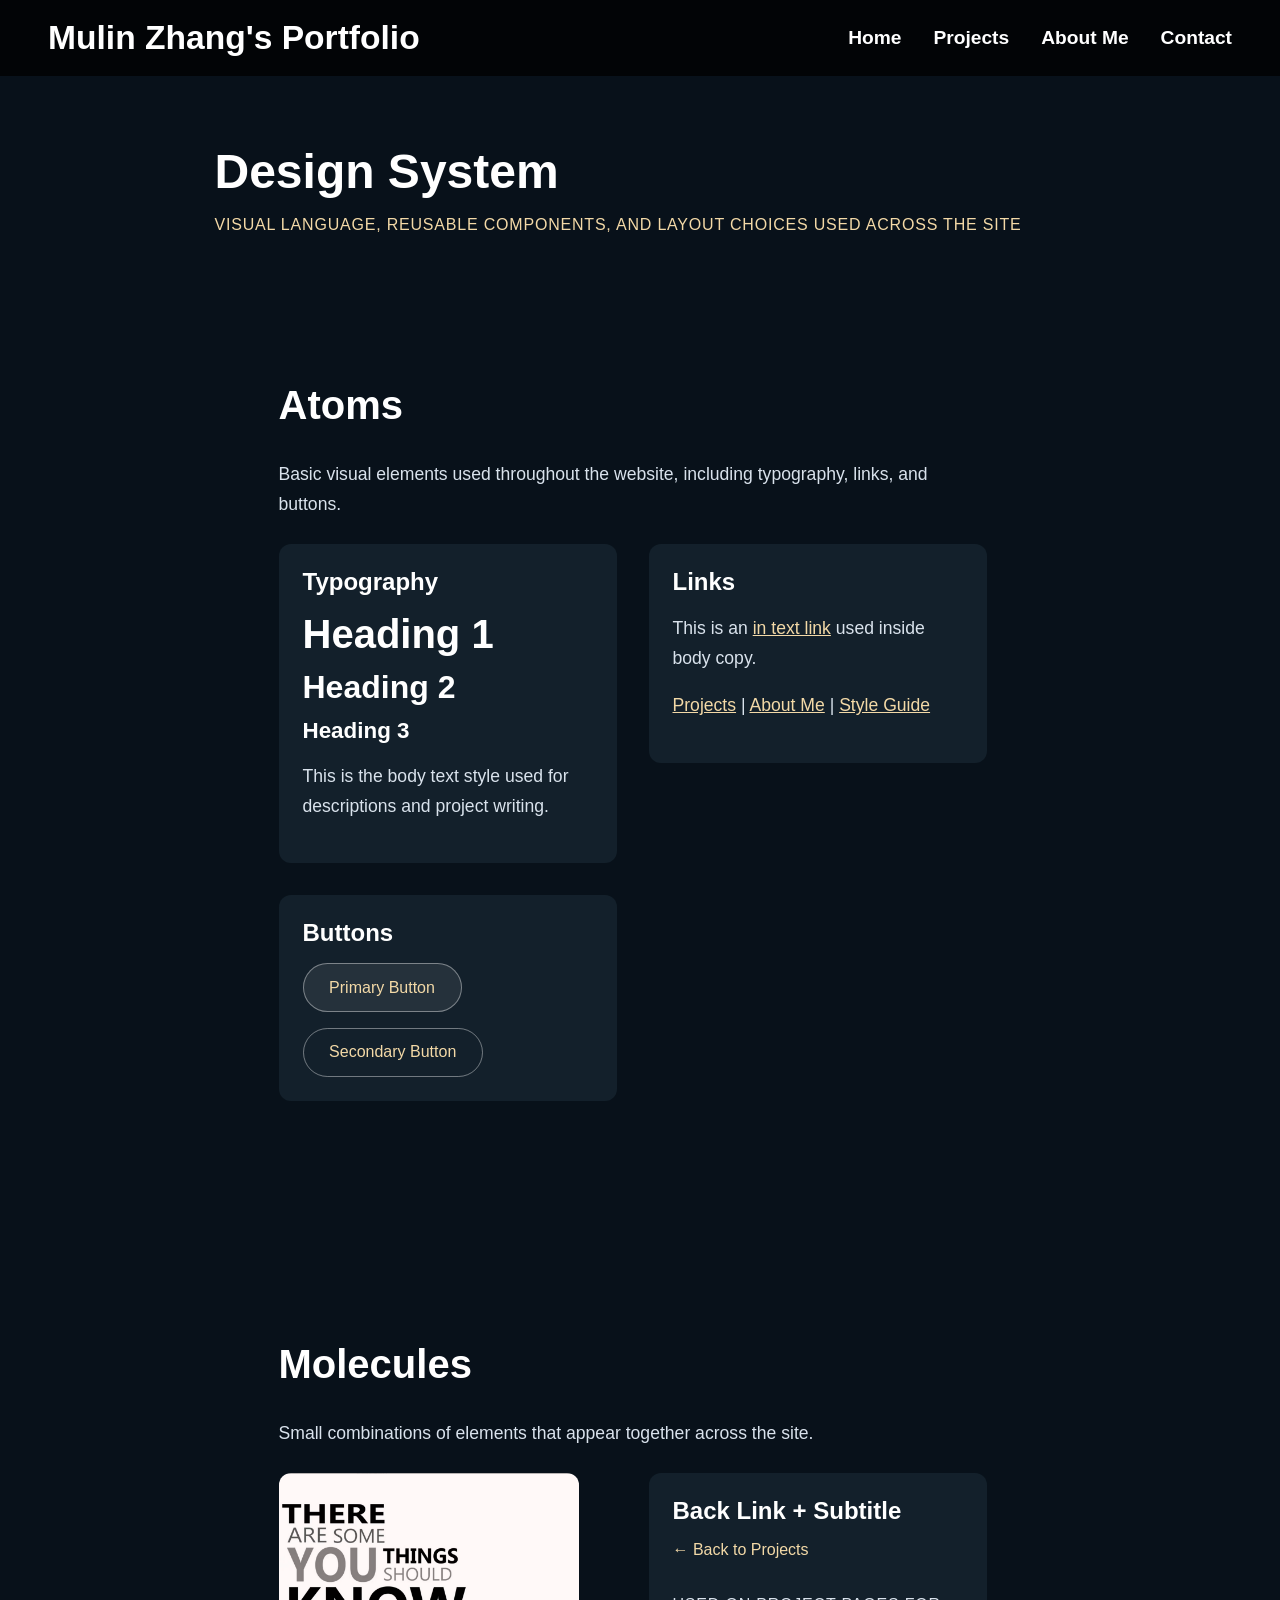
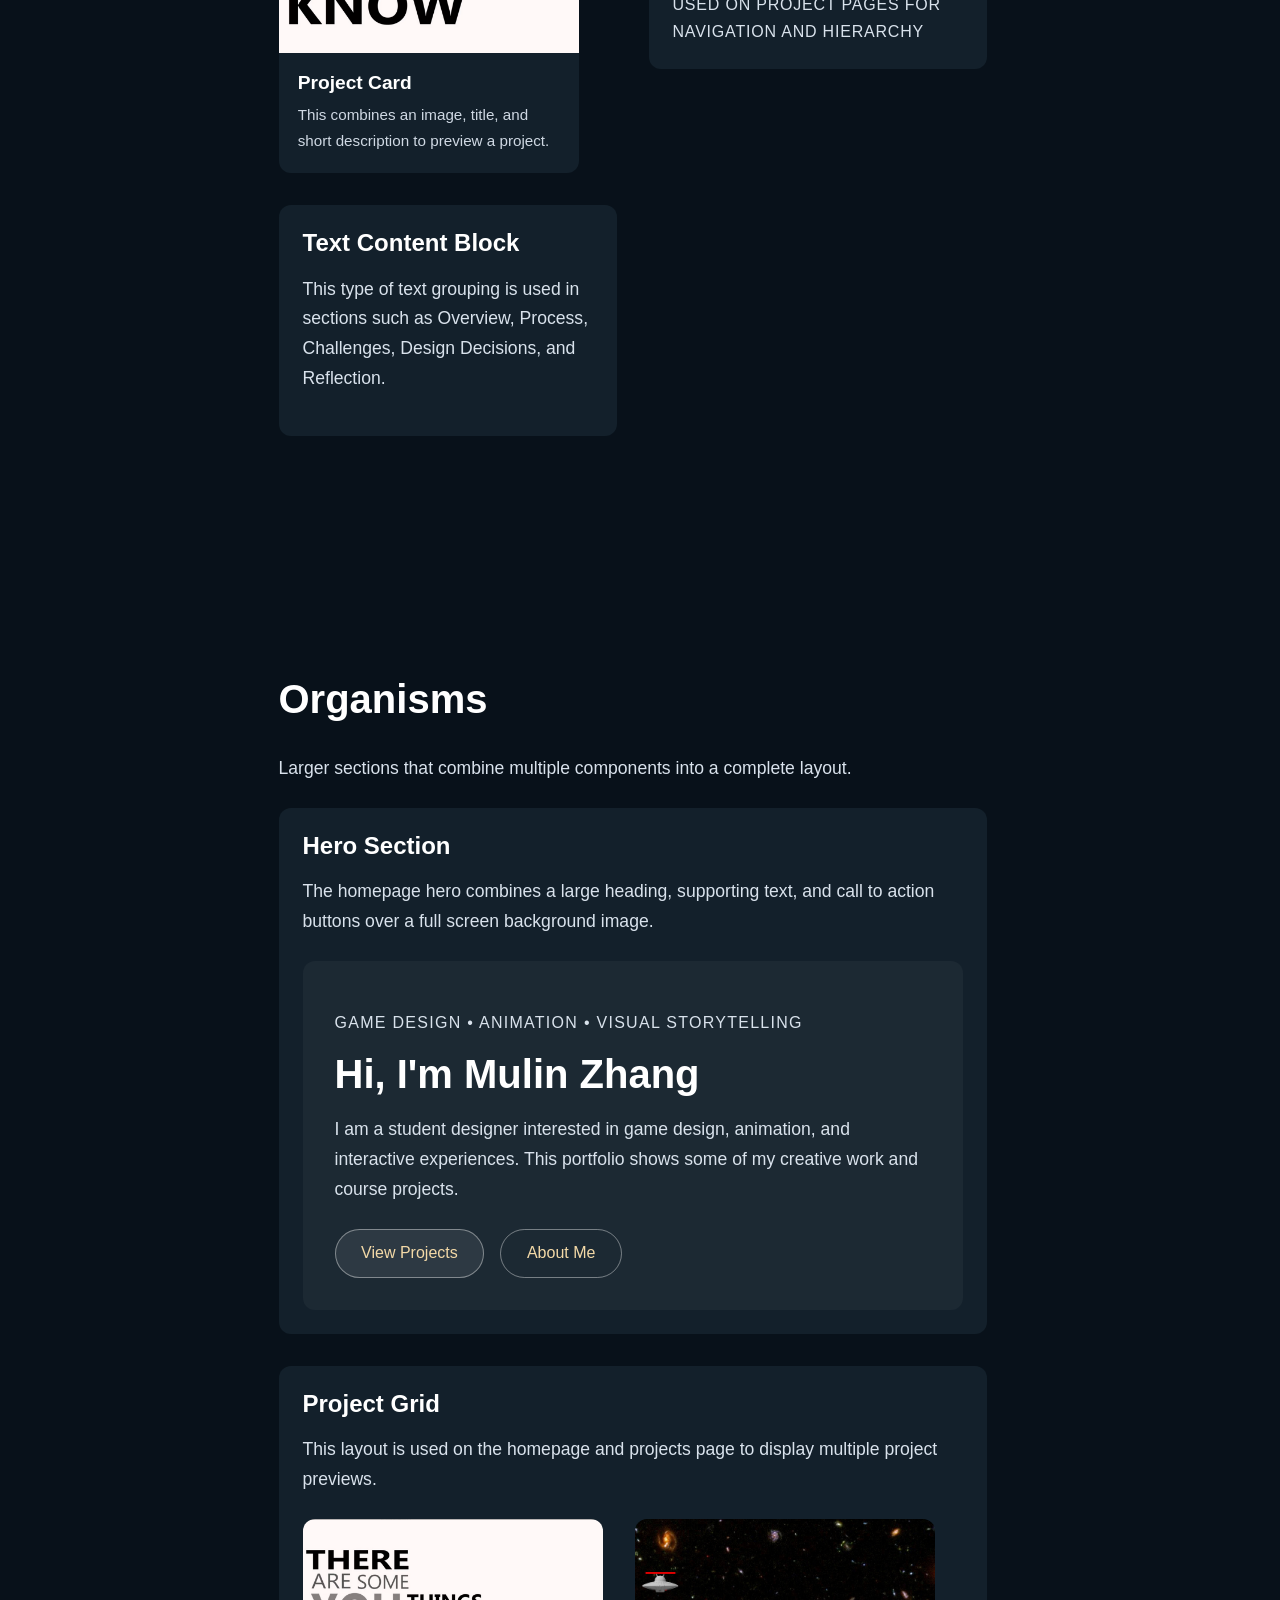
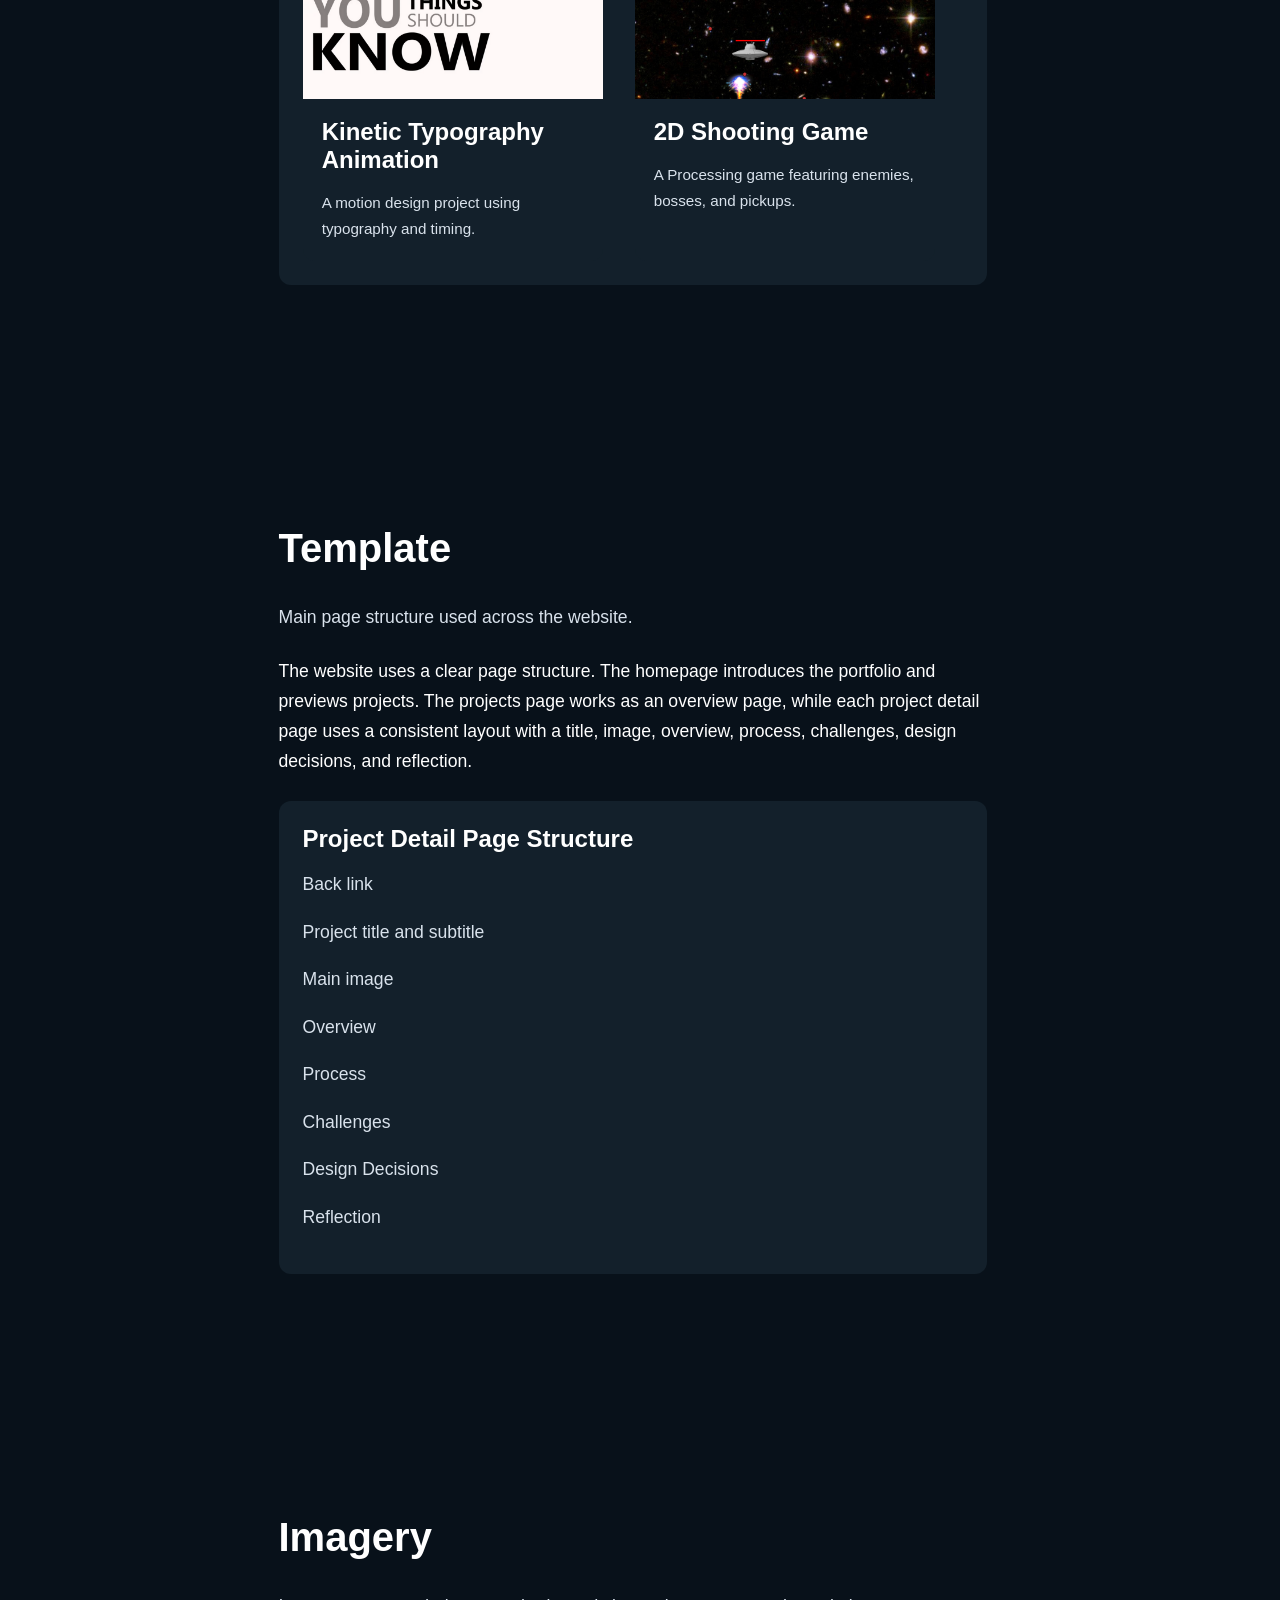
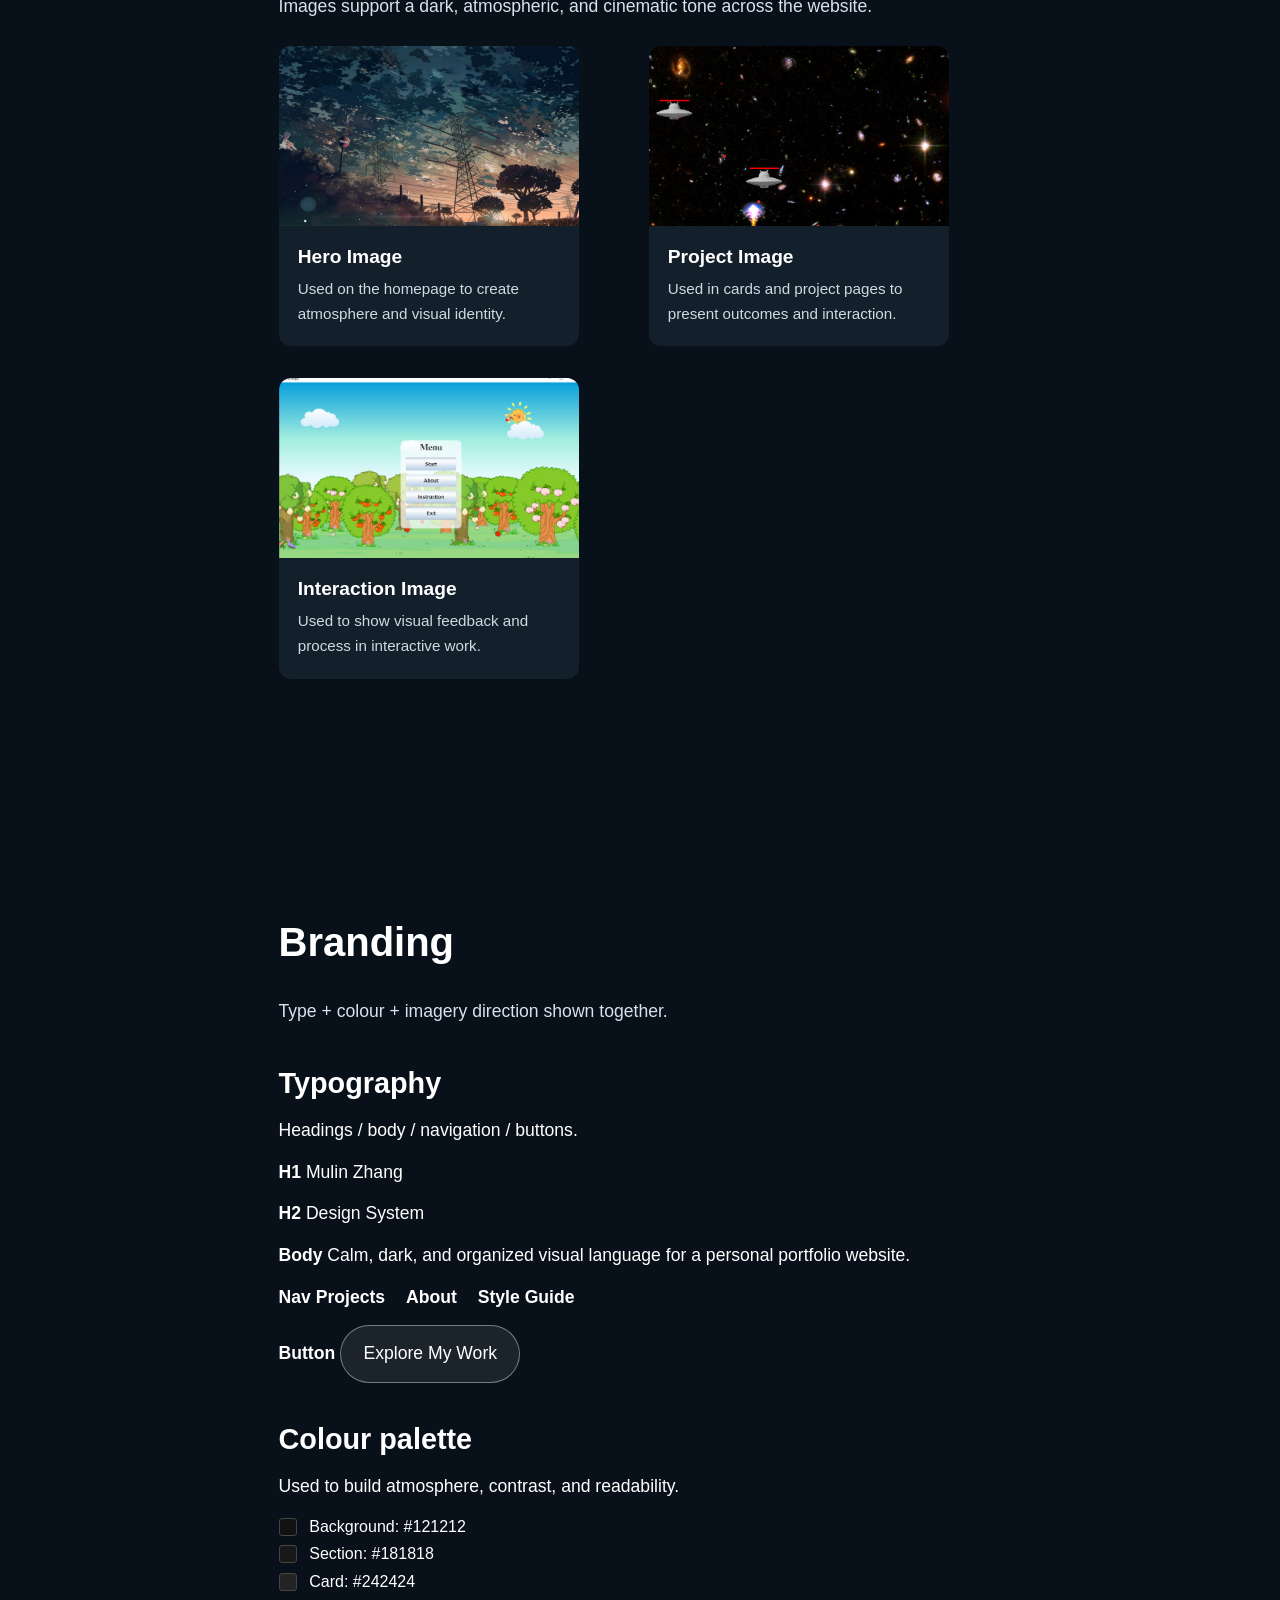
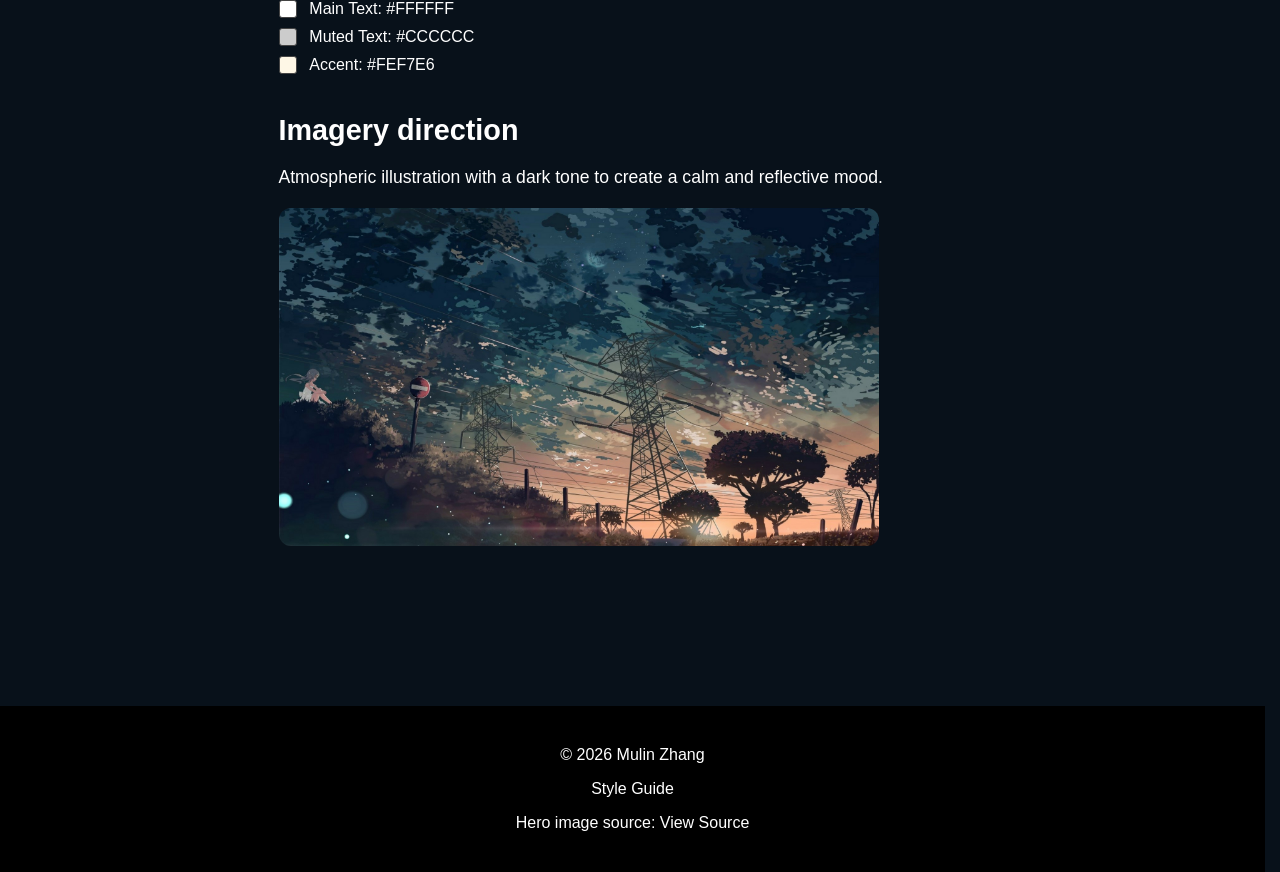
<file: templates/style-guide.html>
<!DOCTYPE html>
<html lang="en">
<head>
    <meta charset="UTF-8">
    <meta name="viewport" content="width=device-width, initial-scale=1.0">
    <title>Style Guide | Mulin Zhang</title>
    <link rel="stylesheet" href="../css/style.css">
</head>

<body>

<header>
    <div class="header-container">
        <h1>Mulin Zhang's Portfolio</h1>
        <nav>
            <ul>
                <li><a href="../index.html">Home</a></li>
                <li><a href="projects.html">Projects</a></li>
                <li><a href="about.html">About Me</a></li>
                <li><a href="contact.html">Contact</a></li>
            </ul>
        </nav>
    </div>
</header>

<main>
    <div class="container">

        <section class="project-header">
            <h2>Design System</h2>
            <p class="project-subtitle">
                Visual language, reusable components, and layout choices used across the site
            </p>
        </section>

        <section class="guide-section">
            <h2>Atoms</h2>
            <p class="guide-note">
                Basic visual elements used throughout the website, including typography, links, and buttons.
            </p>

            <div class="guide-grid">

                <div class="guide-card">
                    <h3>Typography</h3>
                    <h1 style="font-size: 2.5rem; margin: 1rem 0 0.75rem 0;">Heading 1</h1>
                    <h2 style="font-size: 2rem; margin: 0 0 0.75rem 0;">Heading 2</h2>
                    <h3 style="font-size: 1.4rem; margin: 0 0 0.75rem 0;">Heading 3</h3>
                    <p>This is the body text style used for descriptions and project writing.</p>
                </div>

                <div class="guide-card">
                    <h3>Links</h3>
                    <p>This is an <a href="#">in text link</a> used inside body copy.</p>
                    <p style="margin-top: 1rem;">
                        <a href="#">Projects</a> |
                        <a href="#">About Me</a> |
                        <a href="#">Style Guide</a>
                    </p>
                </div>

                <div class="guide-card">
                    <h3>Buttons</h3>
                    <div style="display: flex; gap: 1rem; flex-wrap: wrap; margin-top: 1rem;">
                        <a href="#" class="hero-btn">Primary Button</a>
                        <a href="#" class="hero-btn secondary-btn">Secondary Button</a>
                    </div>
                </div>

            </div>
        </section>

        <section class="guide-section">
            <h2>Molecules</h2>
            <p class="guide-note">
                Small combinations of elements that appear together across the site.
            </p>

            <div class="guide-grid">

                <div class="project-card">
                    <div class="project-image">
                        <img src="../images/project1-thumbnail.png" alt="Sample project card image">
                    </div>
                    <div class="project-content">
                        <h3>Project Card</h3>
                        <p>
                            This combines an image, title, and short description to preview a project.
                        </p>
                    </div>
                </div>

                <div class="guide-card">
                    <h3>Back Link + Subtitle</h3>
                    <a href="#" class="back-link">← Back to Projects</a>
                    <p class="project-subtitle">Used on project pages for navigation and hierarchy</p>
                </div>

                <div class="guide-card">
                    <h3>Text Content Block</h3>
                    <p>
                        This type of text grouping is used in sections such as Overview, Process,
                        Challenges, Design Decisions, and Reflection.
                    </p>
                </div>

            </div>
        </section>

        <section class="guide-section">
            <h2>Organisms</h2>
            <p class="guide-note">
                Larger sections that combine multiple components into a complete layout.
            </p>

            <div class="guide-card">
                <h3>Hero Section</h3>
                <p>
                    The homepage hero combines a large heading, supporting text, and call to action buttons
                    over a full screen background image.
                </p>

                <div style="margin-top: 1.5rem; padding: 2rem; border-radius: 12px; background: rgba(255,255,255,0.04);">
                    <p class="intro-line">Game Design • Animation • Visual Storytelling</p>
                    <h2 style="margin: 0 0 1rem 0; font-size: 2.5rem;">Hi, I'm Mulin Zhang</h2>
                    <p style="max-width: 650px;">
                        I am a student designer interested in game design, animation, and interactive experiences.
                        This portfolio shows some of my creative work and course projects.
                    </p>
                    <div class="hero-buttons" style="justify-content: flex-start; margin-top: 1.5rem;">
                        <a href="#" class="hero-btn">View Projects</a>
                        <a href="#" class="hero-btn secondary-btn">About Me</a>
                    </div>
                </div>
            </div>

            <div class="guide-card" style="margin-top: 2rem;">
                <h3>Project Grid</h3>
                <p>
                    This layout is used on the homepage and projects page to display multiple project previews.
                </p>

                <div class="projects-grid" style="margin-top: 1.5rem;">
                    <div class="project-card">
                        <div class="project-image">
                            <img src="../images/project1-thumbnail.png" alt="Project example 1">
                        </div>
                        <div class="project-content">
                            <h3>Kinetic Typography Animation</h3>
                            <p>A motion design project using typography and timing.</p>
                        </div>
                    </div>

                    <div class="project-card">
                        <div class="project-image">
                            <img src="../images/game_screenshot.png" alt="Project example 2">
                        </div>
                        <div class="project-content">
                            <h3>2D Shooting Game</h3>
                            <p>A Processing game featuring enemies, bosses, and pickups.</p>
                        </div>
                    </div>
                </div>
            </div>
        </section>

        <section class="guide-section">
            <h2>Template</h2>
            <p class="guide-note">
                Main page structure used across the website.
            </p>

            <p>
                The website uses a clear page structure. The homepage introduces the portfolio and previews projects.
                The projects page works as an overview page, while each project detail page uses a consistent layout with
                a title, image, overview, process, challenges, design decisions, and reflection.
            </p>

            <div class="guide-card" style="margin-top: 1.5rem;">
                <h3>Project Detail Page Structure</h3>
                <p>Back link</p>
                <p>Project title and subtitle</p>
                <p>Main image</p>
                <p>Overview</p>
                <p>Process</p>
                <p>Challenges</p>
                <p>Design Decisions</p>
                <p>Reflection</p>
            </div>
        </section>

        <section class="guide-section">
            <h2>Imagery</h2>
            <p class="guide-note">
                Images support a dark, atmospheric, and cinematic tone across the website.
            </p>

            <div class="guide-grid">
                <div class="project-card">
                    <div class="project-image">
                        <img src="../images/a4vbn-xhbbl.png" alt="Hero image">
                    </div>
                    <div class="project-content">
                        <h3>Hero Image</h3>
                        <p>Used on the homepage to create atmosphere and visual identity.</p>
                    </div>
                </div>

                <div class="project-card">
                    <div class="project-image">
                        <img src="../images/game_screenshot.png" alt="Gameplay screenshot">
                    </div>
                    <div class="project-content">
                        <h3>Project Image</h3>
                        <p>Used in cards and project pages to present outcomes and interaction.</p>
                    </div>
                </div>

                <div class="project-card">
                    <div class="project-image">
                        <img src="../images/project3_home.png" alt="Interactive design screenshot">
                    </div>
                    <div class="project-content">
                        <h3>Interaction Image</h3>
                        <p>Used to show visual feedback and process in interactive work.</p>
                    </div>
                </div>
            </div>
        </section>

        <section class="guide-section alt" id="branding">
            <h2>Branding</h2>
            <p class="guide-note">Type + colour + imagery direction shown together.</p>

            <div class="branding-block">
                <h3>Typography</h3>
                <p>Headings / body / navigation / buttons.</p>

                <p><strong>H1</strong> Mulin Zhang</p>
                <p><strong>H2</strong> Design System</p>
                <p><strong>Body</strong> Calm, dark, and organized visual language for a personal portfolio website.</p>

                <p>
                    <strong>Nav</strong>
                    <span class="demo-nav">
                        <a href="#">Projects</a>
                        <a href="#">About</a>
                        <a href="#">Style Guide</a>
                    </span>
                </p>

                <p>
                    <strong>Button</strong>
                    <a class="guide-btn" href="#">Explore My Work</a>
                </p>
            </div>

            <div class="branding-block">
                <h3>Colour palette</h3>
                <p>Used to build atmosphere, contrast, and readability.</p>

                <ul class="color-list">
                    <li><span class="color-box" style="background:#121212;"></span> Background: #121212</li>
                    <li><span class="color-box" style="background:#181818;"></span> Section: #181818</li>
                    <li><span class="color-box" style="background:#242424;"></span> Card: #242424</li>
                    <li><span class="color-box" style="background:#FFFFFF;"></span> Main Text: #FFFFFF</li>
                    <li><span class="color-box" style="background:#CCCCCC;"></span> Muted Text: #CCCCCC</li>
                    <li><span class="color-box" style="background:#FEF7E6;"></span> Accent: #FEF7E6</li>
                </ul>
            </div>

            <div class="branding-block">
                <h3>Imagery direction</h3>
                <p>
                    Atmospheric illustration with a dark tone to create a calm and reflective mood.
                </p>
                <img src="../images/a4vbn-xhbbl.png" alt="Current hero image used in the homepage">
            </div>
        </section>

    </div>
</main>

<footer>
    <p>© 2026 Mulin Zhang</p>
    <p>
        <a href="style-guide.html">Style Guide</a>
    </p>
    <p>
        Hero image source:
        <a href="https://www.reddit.com/r/wallpaper/comments/ircs26/5_centimeters_per_second_2560x1440/?tl=zh-hans" target="_blank">
            View Source
        </a>
    </p>
</footer>

</body>
</html>
</file>
<file: css/style.css>
html {
    overflow-y: scroll;
    scrollbar-gutter: stable;
}

body {
    margin: 0;
    font-family: Arial, sans-serif;
    background-color: #08111a;
    color: white;
}

header {
    position: fixed;
    top: 0;
    left: 0;
    width: 100%;
    background: rgba(0, 0, 0, 0.75);
    box-sizing: border-box;
    z-index: 1000;
}

.header-container {
    width: 100%;
    max-width: 1400px;
    margin: 0 auto;
    padding: 1.2rem 3rem;
    display: flex;
    justify-content: space-between;
    align-items: center;
    box-sizing: border-box;
}

.header-container h1 {
    margin: 0;
    font-size: 2.1rem;
    font-weight: bold;
}

nav ul {
    list-style: none;
    display: flex;
    gap: 2rem;
    margin: 0;
    padding: 0;
}

nav li {
    margin: 0;
    padding: 0;
}

nav a {
    color: white;
    text-decoration: none;
    font-size: 1.2rem;
    font-weight: 600;
    white-space: nowrap;
}

nav a:hover {
    color: #f3d9a7;
}

body:not(.home-page) main {
    padding-top: 7rem;
}

.first {
    position: relative;
    min-height: 100vh;
    background-image: url("../images/a4vbn-xhbbl.png");
    background-size: cover;
    background-position: center;
    background-attachment: fixed;
    display: flex;
    justify-content: center;
    align-items: center;
    text-align: center;
    padding: 0 2rem;
    box-sizing: border-box;
}

.first::before {
    content: "";
    position: absolute;
    inset: 0;
    background: rgba(0, 0, 0, 0.45);
}

.hero-text {
    position: relative;
    z-index: 1;
    max-width: 850px;
}

.intro-line {
    font-size: 1rem;
    letter-spacing: 0.08em;
    text-transform: uppercase;
    color: #f3d9a7;
    margin-bottom: 1rem;
}

.first h2 {
    font-size: 5.5rem;
    margin: 0 0 1.5rem 0;
    line-height: 1.1;
}

.hero-description {
    font-size: 1.15rem;
    line-height: 1.6;
    max-width: 700px;
    margin: 0 auto 2rem auto;
}

.hero-buttons {
    display: flex;
    justify-content: center;
    gap: 1rem;
    flex-wrap: wrap;
}

.hero-btn {
    display: inline-block;
    padding: 0.9rem 1.6rem;
    border: 1px solid rgba(255, 255, 255, 0.4);
    border-radius: 999px;
    color: white;
    text-decoration: none;
    background: rgba(255, 255, 255, 0.08);
    transition: background 0.3s ease, transform 0.3s ease;
}

.hero-btn:hover {
    background: rgba(255, 255, 255, 0.2);
    transform: translateY(-2px);
}

.secondary-btn {
    background: transparent;
}

section {
    padding: 5rem 4rem;
}

section h2 {
    font-size: 2.5rem;
    margin-bottom: 2rem;
}

section p {
    font-size: 1.1rem;
    line-height: 1.7;
}

footer {
    text-align: center;
    padding: 1.5rem;
    background: black;
    font-size: 1rem;
}

.projects-grid {
    display: flex;
    gap: 2rem;
    margin-top: 2rem;
    flex-wrap: wrap;
    justify-content: flex-start;
}

.project-card {
    display: block;
    width: 300px;
    background: #13202b;
    border-radius: 12px;
    overflow: hidden;
    text-decoration: none;
    color: white;
    cursor: pointer;
    transition: transform 0.3s ease, box-shadow 0.3s ease;
}

.project-card:hover {
    transform: translateY(-8px);
    box-shadow: 0 12px 30px rgba(0, 0, 0, 0.4);
}

.project-card:hover img {
    transform: scale(1.05);
}

.project-image {
    height: 180px;
    overflow: hidden;
}

.project-image img {
    width: 100%;
    height: 100%;
    object-fit: cover;
    display: block;
    transition: transform 0.3s ease;
}

.project-content {
    padding: 1.2rem;
}

.project-content h3 {
    margin: 0 0 0.5rem 0;
    font-size: 1.2rem;
}

.project-content p {
    margin: 0;
    font-size: 0.95rem;
    color: #cfd8e3;
}

.container {
    max-width: 900px;
    margin: 0 auto;
    padding: 2rem;
    box-sizing: border-box;
}

.container .project-header,
.container .project-image-section,
.container .project-section {
    padding: 0;
}

.project-header {
    margin-bottom: 2rem;
    text-align: left;
}

.project-header h2 {
    font-size: 3rem;
    margin: 0 0 0.75rem 0;
}

.project-subtitle {
    font-size: 1rem;
    color: #f3d9a7;
    letter-spacing: 0.05em;
    text-transform: uppercase;
    margin: 0;
}

.project-image-section {
    margin-bottom: 2.5rem;
    text-align: left;
}

.project-image-section img {
    width: 100%;
    max-width: 800px;
    display: block;
    border-radius: 12px;
}

.project-section {
    margin-bottom: 2.5rem;
    text-align: left;
}

.project-section h3 {
    font-size: 1.6rem;
    margin: 0 0 1rem 0;
}

.project-section h3 {
    font-size: 1.6rem;
    margin: 2.5rem 0 0.8rem 0;
}

.project-section h3:first-of-type {
    margin-top: 1rem;
}

.project-section p {
    margin: 0 0 1.6rem 0;
    max-width: 800px;
    color: #d9e2ec;
}

.project-section p:last-child {
    margin-bottom: 0;
}

.back-link {
    display: inline-block;
    margin-bottom: 2rem;
    color: #f3d9a7;
    text-decoration: none;
    font-size: 1rem;
}

.back-link:hover {
    text-decoration: underline;
}

.guide-section {
    margin-bottom: 3rem;
}

.guide-section.alt {
    margin-bottom: 3rem;
}

.guide-note {
    color: #d9e2ec;
    margin-bottom: 1.5rem;
}

.guide-grid {
    display: grid;
    grid-template-columns: repeat(auto-fit, minmax(260px, 1fr));
    gap: 2rem;
    align-items: start;
}

.guide-card {
    background: #13202b;
    border-radius: 12px;
    padding: 1.5rem;
    box-sizing: border-box;
    width: 100%;
    overflow: hidden;
}

.guide-card h3 {
    margin-top: 0;
    margin-bottom: 1rem;
    font-size: 1.5rem;
}

.guide-card p {
    color: #d9e2ec;
}

.demo-nav a {
    color: white;
    text-decoration: none;
    margin-right: 1rem;
    font-weight: 600;
}

.demo-nav a:hover {
    color: #f3d9a7;
}

.guide-btn {
    display: inline-block;
    padding: 0.8rem 1.4rem;
    border: 1px solid rgba(255, 255, 255, 0.4);
    border-radius: 999px;
    color: white;
    text-decoration: none;
    background: rgba(255, 255, 255, 0.08);
    transition: background 0.3s ease, transform 0.3s ease;
}

.guide-btn:hover {
    background: rgba(255, 255, 255, 0.2);
    transform: translateY(-2px);
}

.muted {
    color: #cfd8e3;
}

.type-sample {
    margin-top: 1rem;
}

.type-row {
    display: flex;
    align-items: flex-start;
    gap: 1rem;
    margin-bottom: 1rem;
    flex-wrap: wrap;
}

.tag {
    min-width: 60px;
    color: #f3d9a7;
    font-weight: bold;
}

.sample-h1 {
    font-size: 2.2rem;
    font-weight: bold;
    line-height: 1.2;
}

.sample-h2 {
    font-size: 1.8rem;
    font-weight: bold;
    line-height: 1.2;
}

.branding-grid {
    display: block;
}

.branding-block {
    margin-top: 2.5rem;
}

.branding-block h3 {
    font-size: 1.8rem;
    margin-bottom: 1rem;
}

.branding-block p {
    margin: 0.75rem 0;
    color: #ffffff;
}

.color-list,
.swatch-list {
    list-style: none;
    padding: 0;
    margin: 1rem 0 0 0;
}

.color-list li,
.swatch-list li {
    display: flex;
    align-items: center;
    gap: 0.8rem;
    margin: 0.6rem 0;
}

.color-box,
.swatch {
    width: 16px;
    height: 16px;
    border-radius: 3px;
    display: inline-block;
    border: 1px solid #444;
    flex-shrink: 0;
}

.sw-bg { background: #121212; }
.sw-section { background: #181818; }
.sw-card { background: #242424; }
.sw-text { background: #ffffff; }
.sw-muted { background: #cccccc; }
.sw-accent { background: #FEF7E6; }

.image-placeholder {
    background: #13202b;
    border-radius: 12px;
    min-height: 180px;
    display: flex;
    align-items: center;
    justify-content: center;
    text-align: center;
    padding: 1rem;
    box-sizing: border-box;
}

.image-placeholder p {
    margin: 0;
}

.branding-block img {
    width: 100%;
    max-width: 600px;
    border-radius: 12px;
    margin-top: 1rem;
    display: block;
}

.guide-card a {
    color: #f3d9a7;
}

.guide-card a:hover {
    color: #ffffff;
}

@media (max-width: 900px) {
    header {
        padding: 0;
    }

    .header-container {
        width: 100%;
        padding: 1rem 1.5rem;
        flex-direction: column;
        gap: 1rem;
    }

    .header-container h1 {
        font-size: 1.8rem;
        text-align: center;
    }

    nav ul {
        gap: 1.2rem;
        flex-wrap: wrap;
        justify-content: center;
    }

    nav a {
        font-size: 1rem;
    }

    .first h2 {
        font-size: 3.5rem;
    }

    .hero-description {
        font-size: 1rem;
    }

    .projects-grid {
        justify-content: center;
    }

    section {
        padding: 4rem 1.5rem;
    }

    .container {
        padding: 1.5rem;
    }

    .project-header h2 {
        font-size: 2.2rem;
    }

    .project-section h3 {
        font-size: 1.4rem;
    }

    .guide-grid {
        grid-template-columns: 1fr;
    }

    .type-row {
        flex-direction: column;
        gap: 0.4rem;
    }
}
.project-section a {
    color: #f3d9a7;
    text-decoration: none;
}

.project-section a:hover {
    color: #ffffff;
}
footer a {
    color: white;
    text-decoration: none;
}

footer a:visited {
    color: white;
}

footer a:hover {
    text-decoration: underline;
}
</file>
